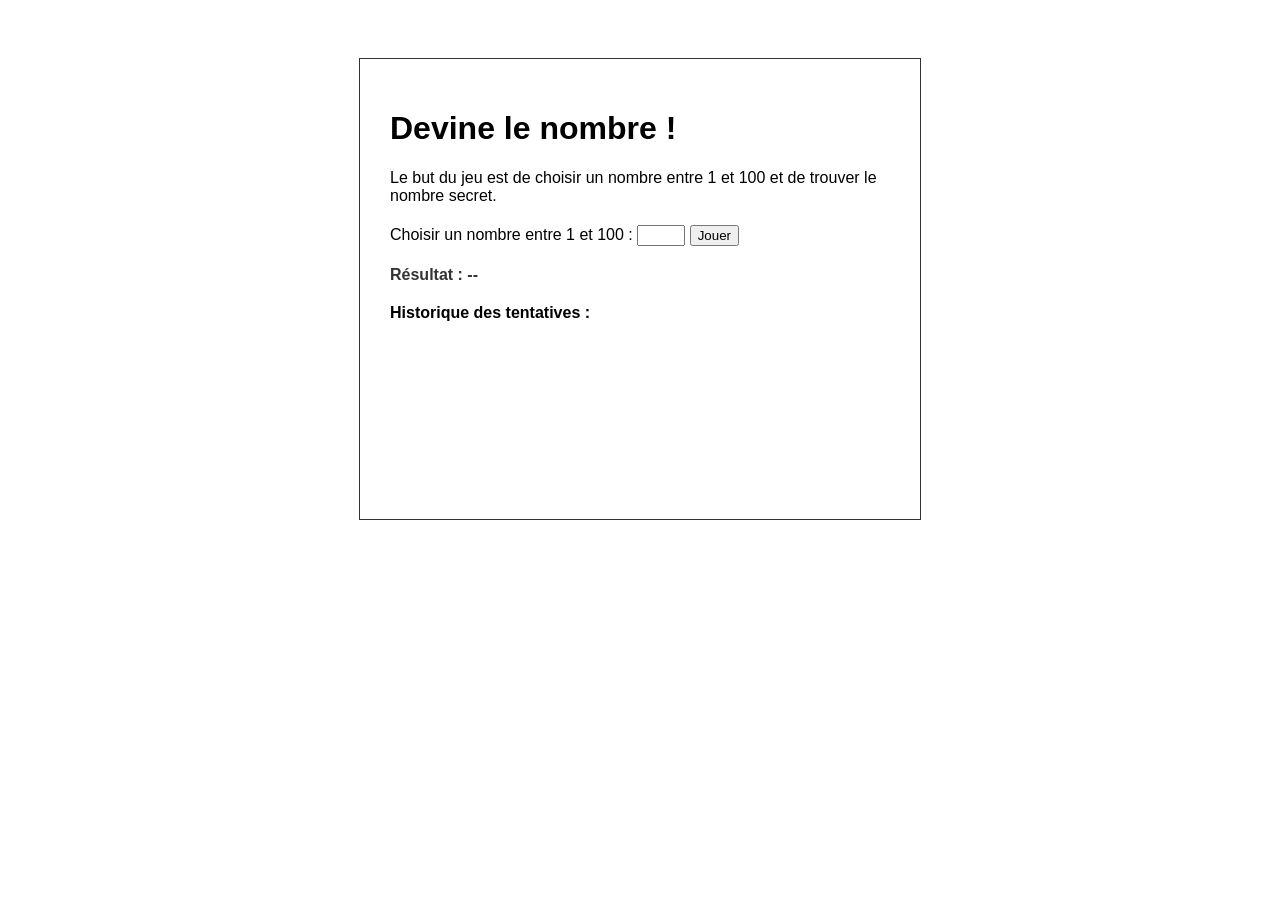
<file: devine-le-nombre.html>
<!DOCTYPE html>
<html lang="fr">

<head>
    <meta charset="UTF-8">
    <title>Devine le nombre - Version Finale</title>
    <style>
        body {
            font-family: sans-serif;
            display: flex;
            justify-content: center;
            padding: 50px;
        }

        .game-box {
            border: 1px solid #333;
            padding: 30px;
            width: 500px;
            min-height: 400px;
        }

        .input-area {
            margin: 20px 0;
        }

        #resultat {
            font-weight: bold;
            color: #333;
            margin: 10px 0;
        }

        ul {
            list-style-type: disc;
            padding-left: 20px;
        }
    </style>
</head>

<body>
    <div class="game-box">
        <h1>Devine le nombre !</h1>
        <p>Le but du jeu est de choisir un nombre entre 1 et 100 et de trouver le nombre
            secret.</p>
        <div class="input-area">
            Choisir un nombre entre 1 et 100 :
            <input type="number" id="userGuess" style="width: 40px;">
            <button onclick="verifier()">Jouer</button>
        </div>
        <div id="resultat">Résultat : --</div>
        <div style="margin-top:20px;">
            <strong>Historique des tentatives :</strong>
            <ul id="historique"></ul>
        </div>
    </div>
    <script>
        // Génération du nombre secret entre 1 et 100
        const secret = Math.floor(Math.random() * 100) + 1;
        function verifier() {
            const input = document.getElementById('userGuess');
            const tentative = parseInt(input.value);
            const resDiv = document.getElementById('resultat');
            const histUl = document.getElementById('historique');
            if (!tentative || tentative < 1 || tentative > 100) return;
            let feedback = "";
            if (tentative < secret) {
                feedback = tentative + " trop petit";
            } else if (tentative > secret) {
                feedback = tentative + " trop grand";
            } else {
                feedback = "BRAVO ! " + tentative + " est le nombre secret !";
            }
            // Affichage immédiat
            resDiv.innerText = "Résultat : " + feedback;
            // Ajout à la liste d'historique
            let li = document.createElement('li');
            li.appendChild(document.createTextNode(feedback));
            histUl.appendChild(li);
            input.value = ""; // Vide le champ
        }
    </script>
</body>

</html>
</file>
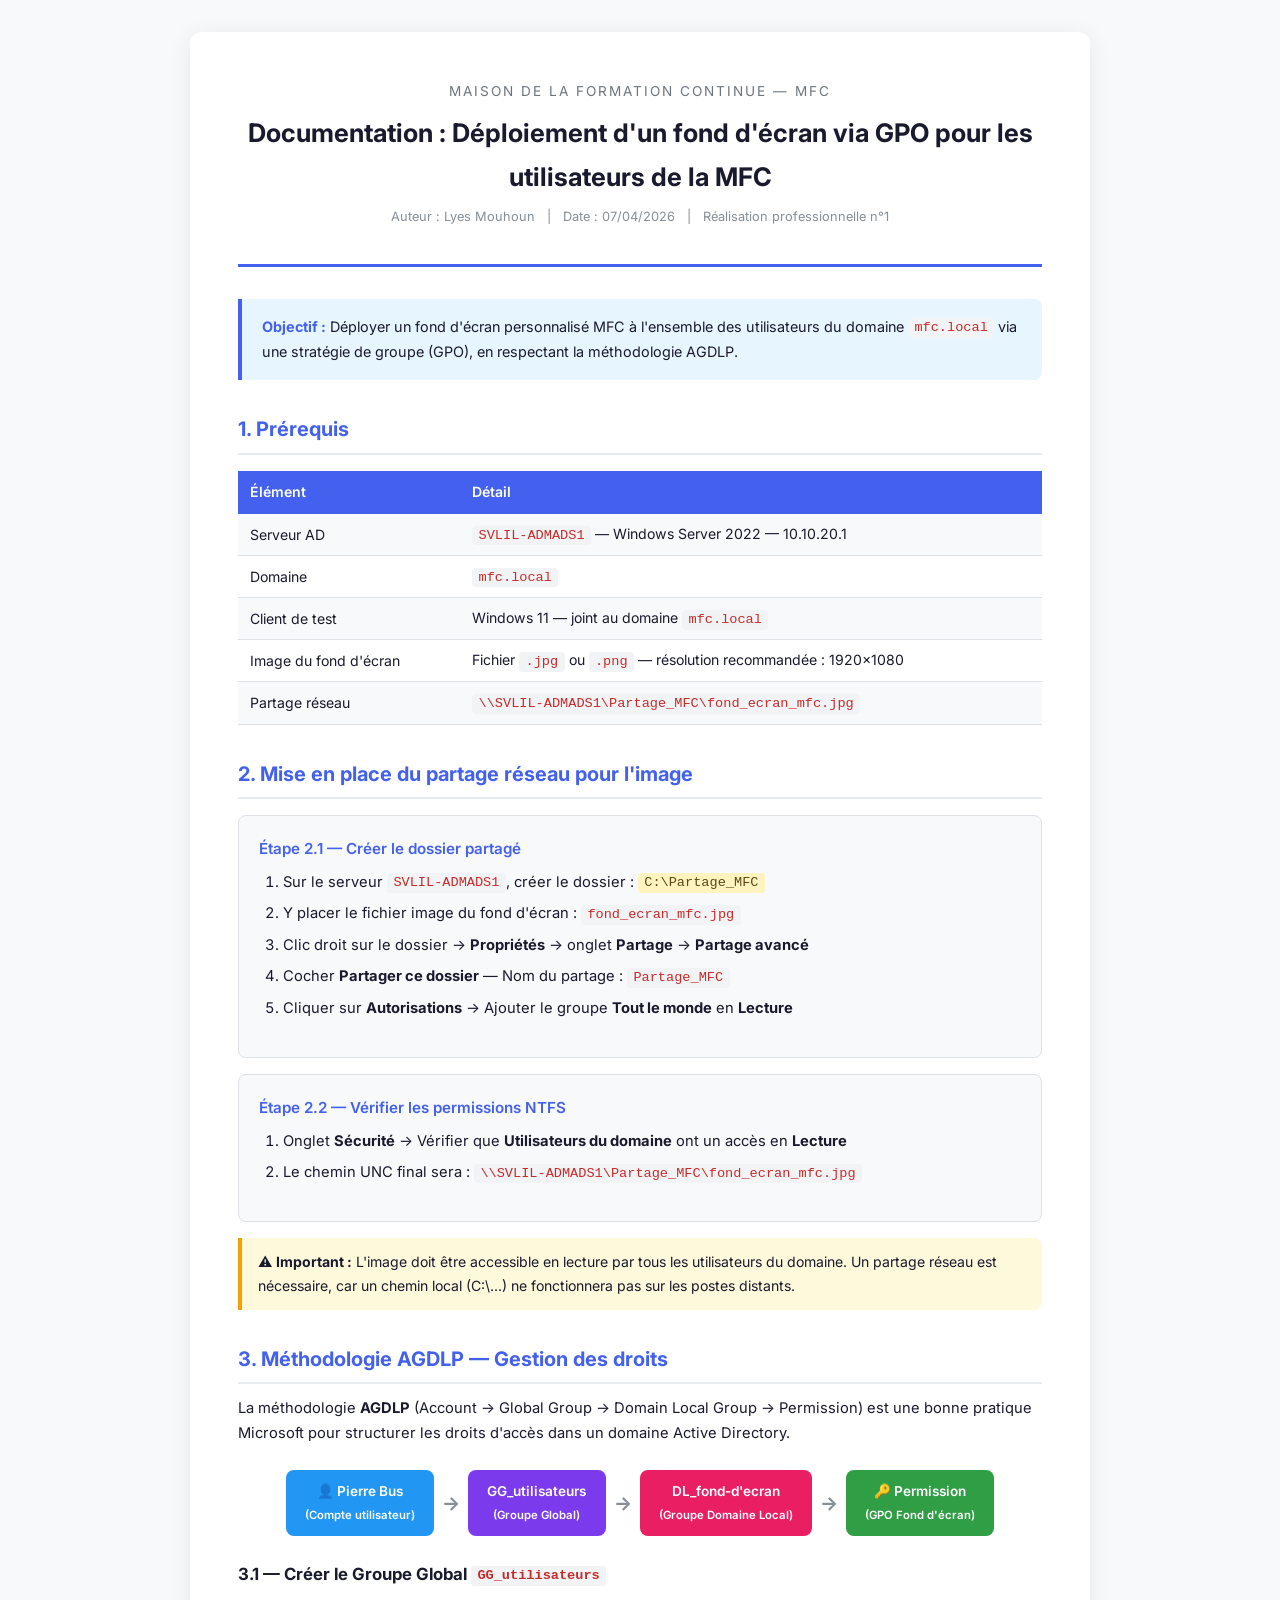
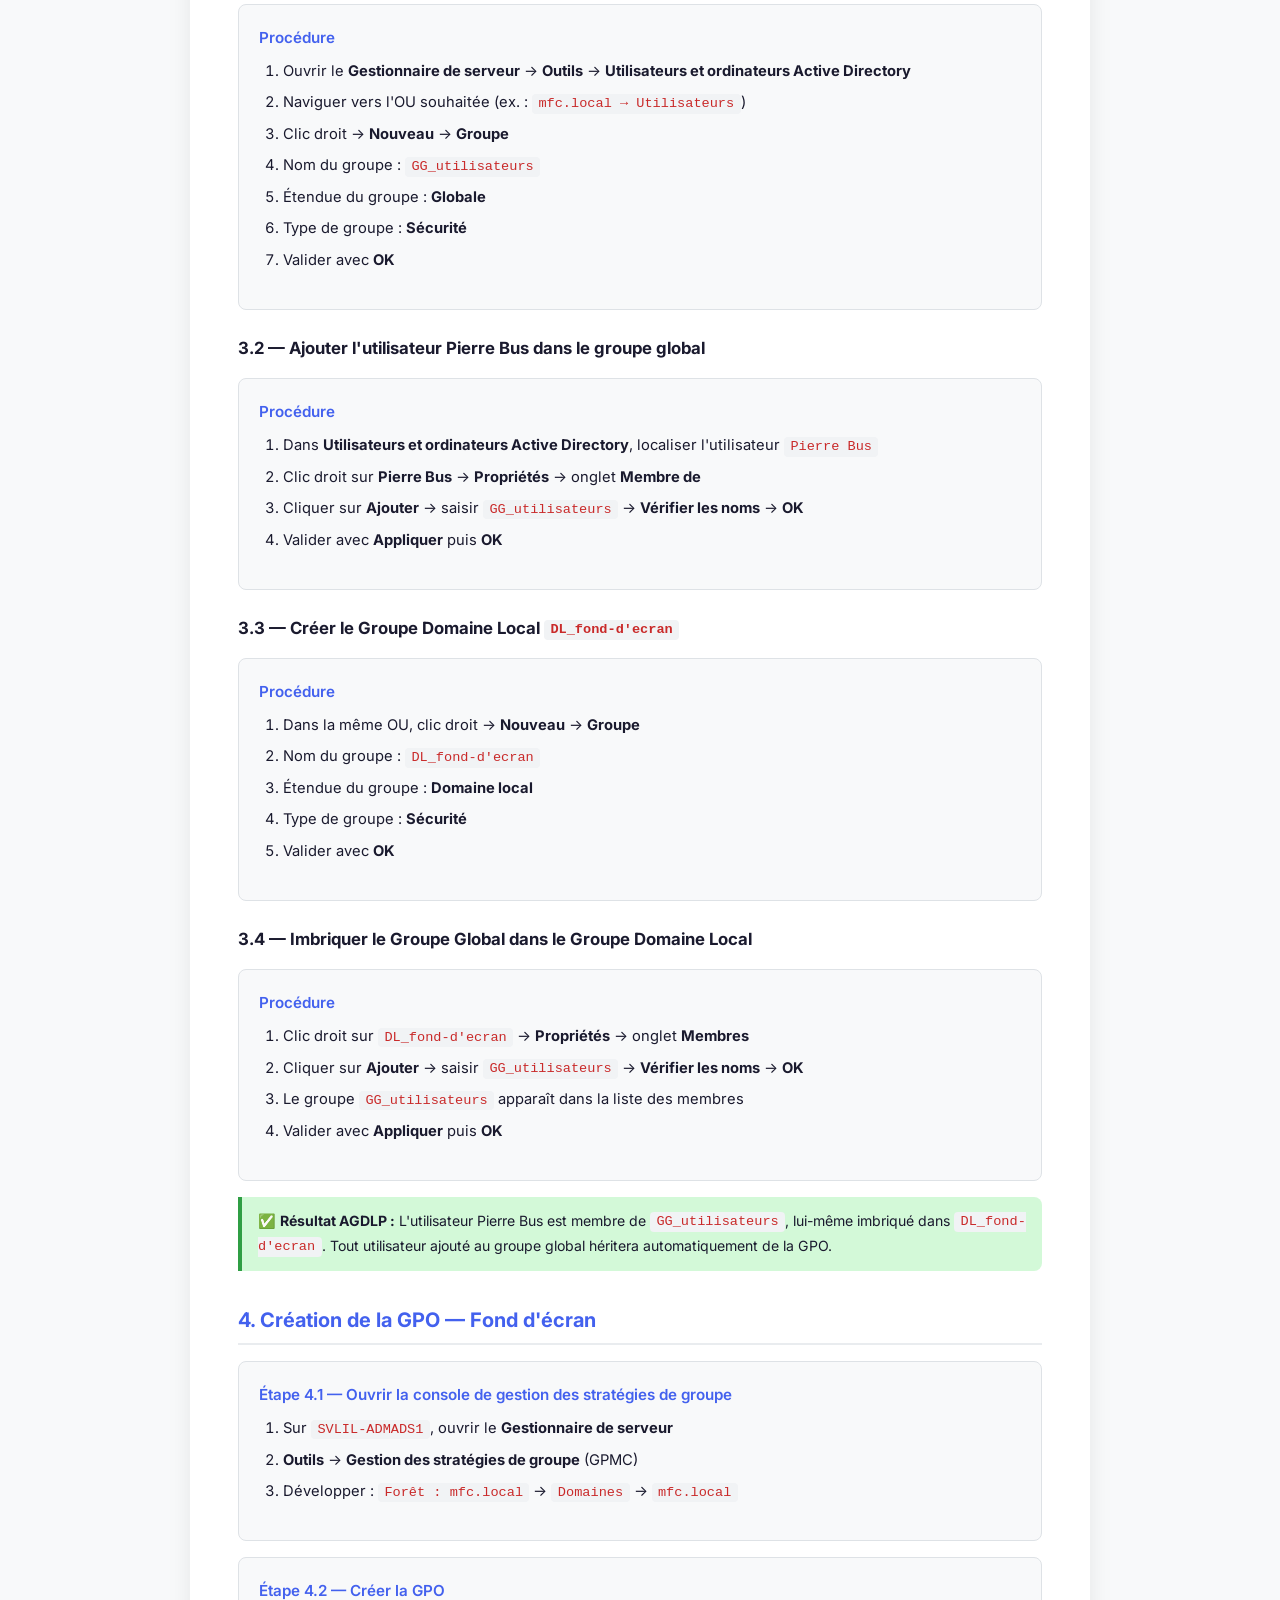
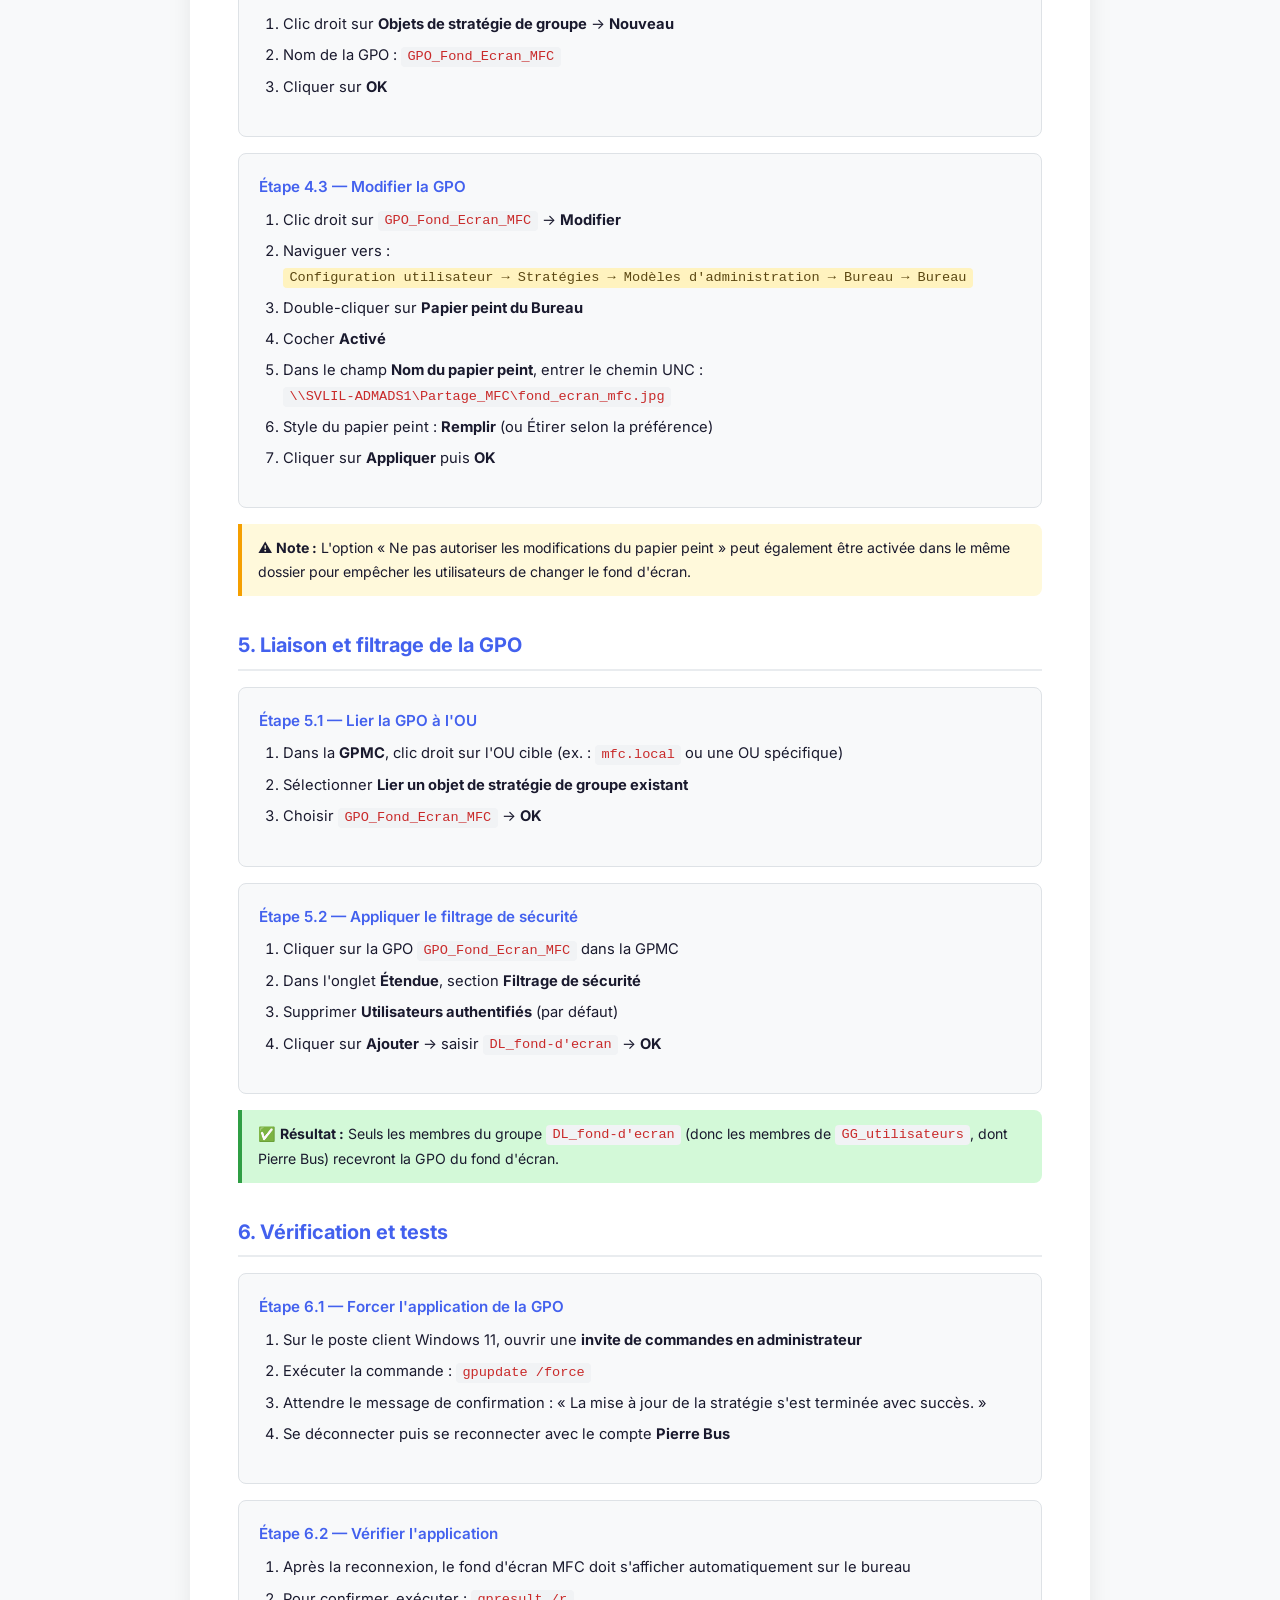
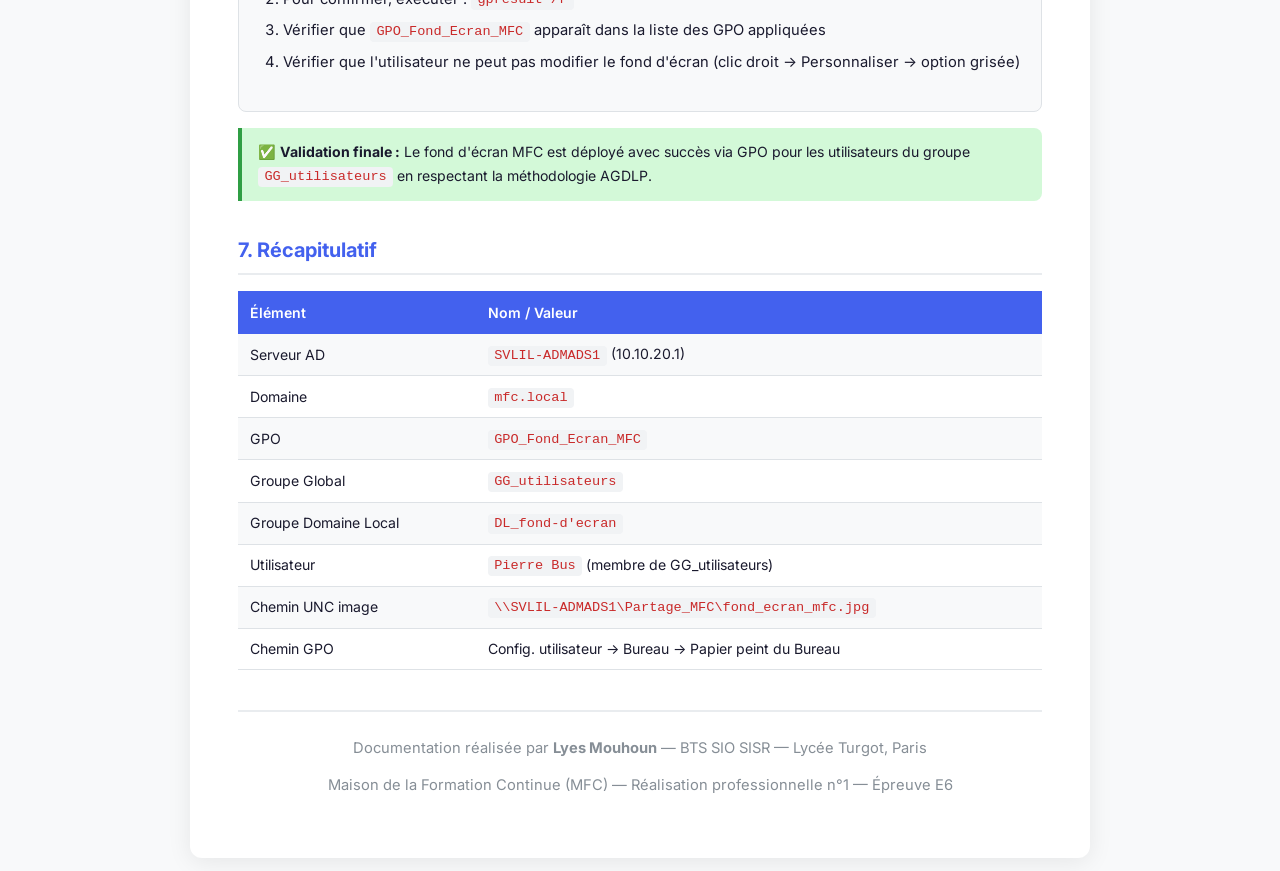
<file: pdf/e6/Documentation-Deploiement fond ecran via GPO.html>
<!DOCTYPE html>
<html lang="fr">
<head>
  <meta charset="UTF-8">
  <meta name="viewport" content="width=device-width, initial-scale=1.0">
  <title>Documentation - Déploiement d'un fond d'écran via GPO</title>
  <style>
    @import url('https://fonts.googleapis.com/css2?family=Inter:wght@300;400;500;600;700&display=swap');
    
    * { margin: 0; padding: 0; box-sizing: border-box; }
    
    body {
      font-family: 'Inter', sans-serif;
      color: #1a1a2e;
      background: #f8f9fa;
      line-height: 1.7;
      padding: 2rem;
    }
    
    .doc-container {
      max-width: 900px;
      margin: 0 auto;
      background: #fff;
      border-radius: 12px;
      box-shadow: 0 4px 24px rgba(0,0,0,0.08);
      padding: 3rem;
    }
    
    .doc-header {
      text-align: center;
      border-bottom: 3px solid #4361ee;
      padding-bottom: 1.5rem;
      margin-bottom: 2rem;
    }
    
    .doc-header .org {
      font-size: 0.85rem;
      color: #6c757d;
      text-transform: uppercase;
      letter-spacing: 2px;
      margin-bottom: 0.5rem;
    }
    
    .doc-header h1 {
      font-size: 1.6rem;
      color: #1a1a2e;
      font-weight: 700;
      margin-bottom: 0.5rem;
    }
    
    .doc-header .meta {
      font-size: 0.8rem;
      color: #868e96;
    }
    
    .doc-header .meta span {
      margin: 0 0.5rem;
    }
    
    .info-box {
      background: #e7f5ff;
      border-left: 4px solid #4361ee;
      padding: 1rem 1.25rem;
      border-radius: 0 8px 8px 0;
      margin-bottom: 2rem;
      font-size: 0.9rem;
    }
    
    .info-box strong { color: #4361ee; }
    
    h2 {
      font-size: 1.25rem;
      color: #4361ee;
      margin: 2rem 0 0.75rem;
      padding-bottom: 0.4rem;
      border-bottom: 2px solid #e9ecef;
    }
    
    h3 {
      font-size: 1.05rem;
      color: #1a1a2e;
      margin: 1.5rem 0 0.5rem;
    }
    
    p { margin-bottom: 0.75rem; font-size: 0.92rem; }
    
    ul, ol {
      margin: 0.5rem 0 1rem 1.5rem;
      font-size: 0.92rem;
    }
    
    li { margin-bottom: 0.4rem; }
    
    .step-box {
      background: #f8f9fa;
      border: 1px solid #dee2e6;
      border-radius: 8px;
      padding: 1.25rem;
      margin: 1rem 0;
    }
    
    .step-box .step-title {
      font-weight: 600;
      color: #4361ee;
      margin-bottom: 0.5rem;
      font-size: 0.95rem;
    }
    
    code {
      background: #f1f3f5;
      padding: 0.15rem 0.4rem;
      border-radius: 4px;
      font-size: 0.85rem;
      color: #c92a2a;
      font-family: 'Consolas', monospace;
    }
    
    .path {
      background: #fff3bf;
      padding: 0.15rem 0.4rem;
      border-radius: 4px;
      font-size: 0.85rem;
      font-family: 'Consolas', monospace;
      color: #5c4813;
    }
    
    .warning-box {
      background: #fff9db;
      border-left: 4px solid #f59f00;
      padding: 0.75rem 1rem;
      border-radius: 0 8px 8px 0;
      margin: 1rem 0;
      font-size: 0.88rem;
    }
    
    .success-box {
      background: #d3f9d8;
      border-left: 4px solid #2f9e44;
      padding: 0.75rem 1rem;
      border-radius: 0 8px 8px 0;
      margin: 1rem 0;
      font-size: 0.88rem;
    }
    
    table {
      width: 100%;
      border-collapse: collapse;
      margin: 1rem 0;
      font-size: 0.88rem;
    }
    
    th {
      background: #4361ee;
      color: #fff;
      padding: 0.6rem 0.75rem;
      text-align: left;
      font-weight: 600;
    }
    
    td {
      padding: 0.5rem 0.75rem;
      border-bottom: 1px solid #dee2e6;
    }
    
    tr:nth-child(even) { background: #f8f9fa; }
    
    .footer {
      text-align: center;
      margin-top: 2.5rem;
      padding-top: 1.5rem;
      border-top: 2px solid #e9ecef;
      font-size: 0.8rem;
      color: #868e96;
    }
    
    .schema-agdlp {
      display: flex;
      align-items: center;
      justify-content: center;
      gap: 0.5rem;
      margin: 1.5rem 0;
      flex-wrap: wrap;
    }
    
    .agdlp-item {
      background: #4361ee;
      color: #fff;
      padding: 0.6rem 1.2rem;
      border-radius: 8px;
      font-weight: 600;
      font-size: 0.85rem;
      text-align: center;
    }
    
    .agdlp-item.user { background: #2196f3; }
    .agdlp-item.gg { background: #7c3aed; }
    .agdlp-item.dl { background: #e91e63; }
    .agdlp-item.perm { background: #2f9e44; }
    
    .agdlp-arrow {
      font-size: 1.2rem;
      color: #868e96;
      font-weight: bold;
    }

    @media print {
      body { padding: 0; background: #fff; }
      .doc-container { box-shadow: none; padding: 1.5rem; }
    }
  </style>
</head>
<body>
  <div class="doc-container">
    
    <div class="doc-header">
      <p class="org">Maison de la Formation Continue — MFC</p>
      <h1>Documentation : Déploiement d'un fond d'écran via GPO pour les utilisateurs de la MFC</h1>
      <p class="meta">
        <span>Auteur : Lyes Mouhoun</span> | 
        <span>Date : 07/04/2026</span> | 
        <span>Réalisation professionnelle n°1</span>
      </p>
    </div>

    <div class="info-box">
      <strong>Objectif :</strong> Déployer un fond d'écran personnalisé MFC à l'ensemble des utilisateurs du domaine <code>mfc.local</code> via une stratégie de groupe (GPO), en respectant la méthodologie AGDLP.
    </div>

    <!-- ============================================ -->
    <h2>1. Prérequis</h2>
    
    <table>
      <tr>
        <th>Élément</th>
        <th>Détail</th>
      </tr>
      <tr>
        <td>Serveur AD</td>
        <td><code>SVLIL-ADMADS1</code> — Windows Server 2022 — 10.10.20.1</td>
      </tr>
      <tr>
        <td>Domaine</td>
        <td><code>mfc.local</code></td>
      </tr>
      <tr>
        <td>Client de test</td>
        <td>Windows 11 — joint au domaine <code>mfc.local</code></td>
      </tr>
      <tr>
        <td>Image du fond d'écran</td>
        <td>Fichier <code>.jpg</code> ou <code>.png</code> — résolution recommandée : 1920×1080</td>
      </tr>
      <tr>
        <td>Partage réseau</td>
        <td><code>\\SVLIL-ADMADS1\Partage_MFC\fond_ecran_mfc.jpg</code></td>
      </tr>
    </table>

    <!-- ============================================ -->
    <h2>2. Mise en place du partage réseau pour l'image</h2>
    
    <div class="step-box">
      <p class="step-title">Étape 2.1 — Créer le dossier partagé</p>
      <ol>
        <li>Sur le serveur <code>SVLIL-ADMADS1</code>, créer le dossier : <span class="path">C:\Partage_MFC</span></li>
        <li>Y placer le fichier image du fond d'écran : <code>fond_ecran_mfc.jpg</code></li>
        <li>Clic droit sur le dossier → <strong>Propriétés</strong> → onglet <strong>Partage</strong> → <strong>Partage avancé</strong></li>
        <li>Cocher <strong>Partager ce dossier</strong> — Nom du partage : <code>Partage_MFC</code></li>
        <li>Cliquer sur <strong>Autorisations</strong> → Ajouter le groupe <strong>Tout le monde</strong> en <strong>Lecture</strong></li>
      </ol>
    </div>

    <div class="step-box">
      <p class="step-title">Étape 2.2 — Vérifier les permissions NTFS</p>
      <ol>
        <li>Onglet <strong>Sécurité</strong> → Vérifier que <strong>Utilisateurs du domaine</strong> ont un accès en <strong>Lecture</strong></li>
        <li>Le chemin UNC final sera : <code>\\SVLIL-ADMADS1\Partage_MFC\fond_ecran_mfc.jpg</code></li>
      </ol>
    </div>

    <div class="warning-box">
      ⚠️ <strong>Important :</strong> L'image doit être accessible en lecture par tous les utilisateurs du domaine. Un partage réseau est nécessaire, car un chemin local (C:\...) ne fonctionnera pas sur les postes distants.
    </div>

    <!-- ============================================ -->
    <h2>3. Méthodologie AGDLP — Gestion des droits</h2>
    
    <p>La méthodologie <strong>AGDLP</strong> (Account → Global Group → Domain Local Group → Permission) est une bonne pratique Microsoft pour structurer les droits d'accès dans un domaine Active Directory.</p>

    <div class="schema-agdlp">
      <div class="agdlp-item user">👤 Pierre Bus<br><small>(Compte utilisateur)</small></div>
      <div class="agdlp-arrow">→</div>
      <div class="agdlp-item gg">GG_utilisateurs<br><small>(Groupe Global)</small></div>
      <div class="agdlp-arrow">→</div>
      <div class="agdlp-item dl">DL_fond-d'ecran<br><small>(Groupe Domaine Local)</small></div>
      <div class="agdlp-arrow">→</div>
      <div class="agdlp-item perm">🔑 Permission<br><small>(GPO Fond d'écran)</small></div>
    </div>

    <h3>3.1 — Créer le Groupe Global <code>GG_utilisateurs</code></h3>
    
    <div class="step-box">
      <p class="step-title">Procédure</p>
      <ol>
        <li>Ouvrir le <strong>Gestionnaire de serveur</strong> → <strong>Outils</strong> → <strong>Utilisateurs et ordinateurs Active Directory</strong></li>
        <li>Naviguer vers l'OU souhaitée (ex. : <code>mfc.local → Utilisateurs</code>)</li>
        <li>Clic droit → <strong>Nouveau</strong> → <strong>Groupe</strong></li>
        <li>Nom du groupe : <code>GG_utilisateurs</code></li>
        <li>Étendue du groupe : <strong>Globale</strong></li>
        <li>Type de groupe : <strong>Sécurité</strong></li>
        <li>Valider avec <strong>OK</strong></li>
      </ol>
    </div>

    <h3>3.2 — Ajouter l'utilisateur Pierre Bus dans le groupe global</h3>
    
    <div class="step-box">
      <p class="step-title">Procédure</p>
      <ol>
        <li>Dans <strong>Utilisateurs et ordinateurs Active Directory</strong>, localiser l'utilisateur <code>Pierre Bus</code></li>
        <li>Clic droit sur <strong>Pierre Bus</strong> → <strong>Propriétés</strong> → onglet <strong>Membre de</strong></li>
        <li>Cliquer sur <strong>Ajouter</strong> → saisir <code>GG_utilisateurs</code> → <strong>Vérifier les noms</strong> → <strong>OK</strong></li>
        <li>Valider avec <strong>Appliquer</strong> puis <strong>OK</strong></li>
      </ol>
    </div>

    <h3>3.3 — Créer le Groupe Domaine Local <code>DL_fond-d'ecran</code></h3>
    
    <div class="step-box">
      <p class="step-title">Procédure</p>
      <ol>
        <li>Dans la même OU, clic droit → <strong>Nouveau</strong> → <strong>Groupe</strong></li>
        <li>Nom du groupe : <code>DL_fond-d'ecran</code></li>
        <li>Étendue du groupe : <strong>Domaine local</strong></li>
        <li>Type de groupe : <strong>Sécurité</strong></li>
        <li>Valider avec <strong>OK</strong></li>
      </ol>
    </div>

    <h3>3.4 — Imbriquer le Groupe Global dans le Groupe Domaine Local</h3>
    
    <div class="step-box">
      <p class="step-title">Procédure</p>
      <ol>
        <li>Clic droit sur <code>DL_fond-d'ecran</code> → <strong>Propriétés</strong> → onglet <strong>Membres</strong></li>
        <li>Cliquer sur <strong>Ajouter</strong> → saisir <code>GG_utilisateurs</code> → <strong>Vérifier les noms</strong> → <strong>OK</strong></li>
        <li>Le groupe <code>GG_utilisateurs</code> apparaît dans la liste des membres</li>
        <li>Valider avec <strong>Appliquer</strong> puis <strong>OK</strong></li>
      </ol>
    </div>

    <div class="success-box">
      ✅ <strong>Résultat AGDLP :</strong> L'utilisateur Pierre Bus est membre de <code>GG_utilisateurs</code>, lui-même imbriqué dans <code>DL_fond-d'ecran</code>. Tout utilisateur ajouté au groupe global héritera automatiquement de la GPO.
    </div>

    <!-- ============================================ -->
    <h2>4. Création de la GPO — Fond d'écran</h2>

    <div class="step-box">
      <p class="step-title">Étape 4.1 — Ouvrir la console de gestion des stratégies de groupe</p>
      <ol>
        <li>Sur <code>SVLIL-ADMADS1</code>, ouvrir le <strong>Gestionnaire de serveur</strong></li>
        <li><strong>Outils</strong> → <strong>Gestion des stratégies de groupe</strong> (GPMC)</li>
        <li>Développer : <code>Forêt : mfc.local</code> → <code>Domaines</code> → <code>mfc.local</code></li>
      </ol>
    </div>

    <div class="step-box">
      <p class="step-title">Étape 4.2 — Créer la GPO</p>
      <ol>
        <li>Clic droit sur <strong>Objets de stratégie de groupe</strong> → <strong>Nouveau</strong></li>
        <li>Nom de la GPO : <code>GPO_Fond_Ecran_MFC</code></li>
        <li>Cliquer sur <strong>OK</strong></li>
      </ol>
    </div>

    <div class="step-box">
      <p class="step-title">Étape 4.3 — Modifier la GPO</p>
      <ol>
        <li>Clic droit sur <code>GPO_Fond_Ecran_MFC</code> → <strong>Modifier</strong></li>
        <li>Naviguer vers :<br>
          <span class="path">Configuration utilisateur → Stratégies → Modèles d'administration → Bureau → Bureau</span>
        </li>
        <li>Double-cliquer sur <strong>Papier peint du Bureau</strong></li>
        <li>Cocher <strong>Activé</strong></li>
        <li>Dans le champ <strong>Nom du papier peint</strong>, entrer le chemin UNC :<br>
          <code>\\SVLIL-ADMADS1\Partage_MFC\fond_ecran_mfc.jpg</code>
        </li>
        <li>Style du papier peint : <strong>Remplir</strong> (ou Étirer selon la préférence)</li>
        <li>Cliquer sur <strong>Appliquer</strong> puis <strong>OK</strong></li>
      </ol>
    </div>

    <div class="warning-box">
      ⚠️ <strong>Note :</strong> L'option « Ne pas autoriser les modifications du papier peint » peut également être activée dans le même dossier pour empêcher les utilisateurs de changer le fond d'écran.
    </div>

    <!-- ============================================ -->
    <h2>5. Liaison et filtrage de la GPO</h2>

    <div class="step-box">
      <p class="step-title">Étape 5.1 — Lier la GPO à l'OU</p>
      <ol>
        <li>Dans la <strong>GPMC</strong>, clic droit sur l'OU cible (ex. : <code>mfc.local</code> ou une OU spécifique)</li>
        <li>Sélectionner <strong>Lier un objet de stratégie de groupe existant</strong></li>
        <li>Choisir <code>GPO_Fond_Ecran_MFC</code> → <strong>OK</strong></li>
      </ol>
    </div>

    <div class="step-box">
      <p class="step-title">Étape 5.2 — Appliquer le filtrage de sécurité</p>
      <ol>
        <li>Cliquer sur la GPO <code>GPO_Fond_Ecran_MFC</code> dans la GPMC</li>
        <li>Dans l'onglet <strong>Étendue</strong>, section <strong>Filtrage de sécurité</strong></li>
        <li>Supprimer <strong>Utilisateurs authentifiés</strong> (par défaut)</li>
        <li>Cliquer sur <strong>Ajouter</strong> → saisir <code>DL_fond-d'ecran</code> → <strong>OK</strong></li>
      </ol>
    </div>

    <div class="success-box">
      ✅ <strong>Résultat :</strong> Seuls les membres du groupe <code>DL_fond-d'ecran</code> (donc les membres de <code>GG_utilisateurs</code>, dont Pierre Bus) recevront la GPO du fond d'écran.
    </div>

    <!-- ============================================ -->
    <h2>6. Vérification et tests</h2>

    <div class="step-box">
      <p class="step-title">Étape 6.1 — Forcer l'application de la GPO</p>
      <ol>
        <li>Sur le poste client Windows 11, ouvrir une <strong>invite de commandes en administrateur</strong></li>
        <li>Exécuter la commande : <code>gpupdate /force</code></li>
        <li>Attendre le message de confirmation : « La mise à jour de la stratégie s'est terminée avec succès. »</li>
        <li>Se déconnecter puis se reconnecter avec le compte <strong>Pierre Bus</strong></li>
      </ol>
    </div>

    <div class="step-box">
      <p class="step-title">Étape 6.2 — Vérifier l'application</p>
      <ol>
        <li>Après la reconnexion, le fond d'écran MFC doit s'afficher automatiquement sur le bureau</li>
        <li>Pour confirmer, exécuter : <code>gpresult /r</code></li>
        <li>Vérifier que <code>GPO_Fond_Ecran_MFC</code> apparaît dans la liste des GPO appliquées</li>
        <li>Vérifier que l'utilisateur ne peut pas modifier le fond d'écran (clic droit → Personnaliser → option grisée)</li>
      </ol>
    </div>

    <div class="success-box">
      ✅ <strong>Validation finale :</strong> Le fond d'écran MFC est déployé avec succès via GPO pour les utilisateurs du groupe <code>GG_utilisateurs</code> en respectant la méthodologie AGDLP.
    </div>

    <!-- ============================================ -->
    <h2>7. Récapitulatif</h2>

    <table>
      <tr>
        <th>Élément</th>
        <th>Nom / Valeur</th>
      </tr>
      <tr>
        <td>Serveur AD</td>
        <td><code>SVLIL-ADMADS1</code> (10.10.20.1)</td>
      </tr>
      <tr>
        <td>Domaine</td>
        <td><code>mfc.local</code></td>
      </tr>
      <tr>
        <td>GPO</td>
        <td><code>GPO_Fond_Ecran_MFC</code></td>
      </tr>
      <tr>
        <td>Groupe Global</td>
        <td><code>GG_utilisateurs</code></td>
      </tr>
      <tr>
        <td>Groupe Domaine Local</td>
        <td><code>DL_fond-d'ecran</code></td>
      </tr>
      <tr>
        <td>Utilisateur</td>
        <td><code>Pierre Bus</code> (membre de GG_utilisateurs)</td>
      </tr>
      <tr>
        <td>Chemin UNC image</td>
        <td><code>\\SVLIL-ADMADS1\Partage_MFC\fond_ecran_mfc.jpg</code></td>
      </tr>
      <tr>
        <td>Chemin GPO</td>
        <td>Config. utilisateur → Bureau → Papier peint du Bureau</td>
      </tr>
    </table>

    <div class="footer">
      <p>Documentation réalisée par <strong>Lyes Mouhoun</strong> — BTS SIO SISR — Lycée Turgot, Paris</p>
      <p>Maison de la Formation Continue (MFC) — Réalisation professionnelle n°1 — Épreuve E6</p>
    </div>

  </div>
</body>
</html>
</file>
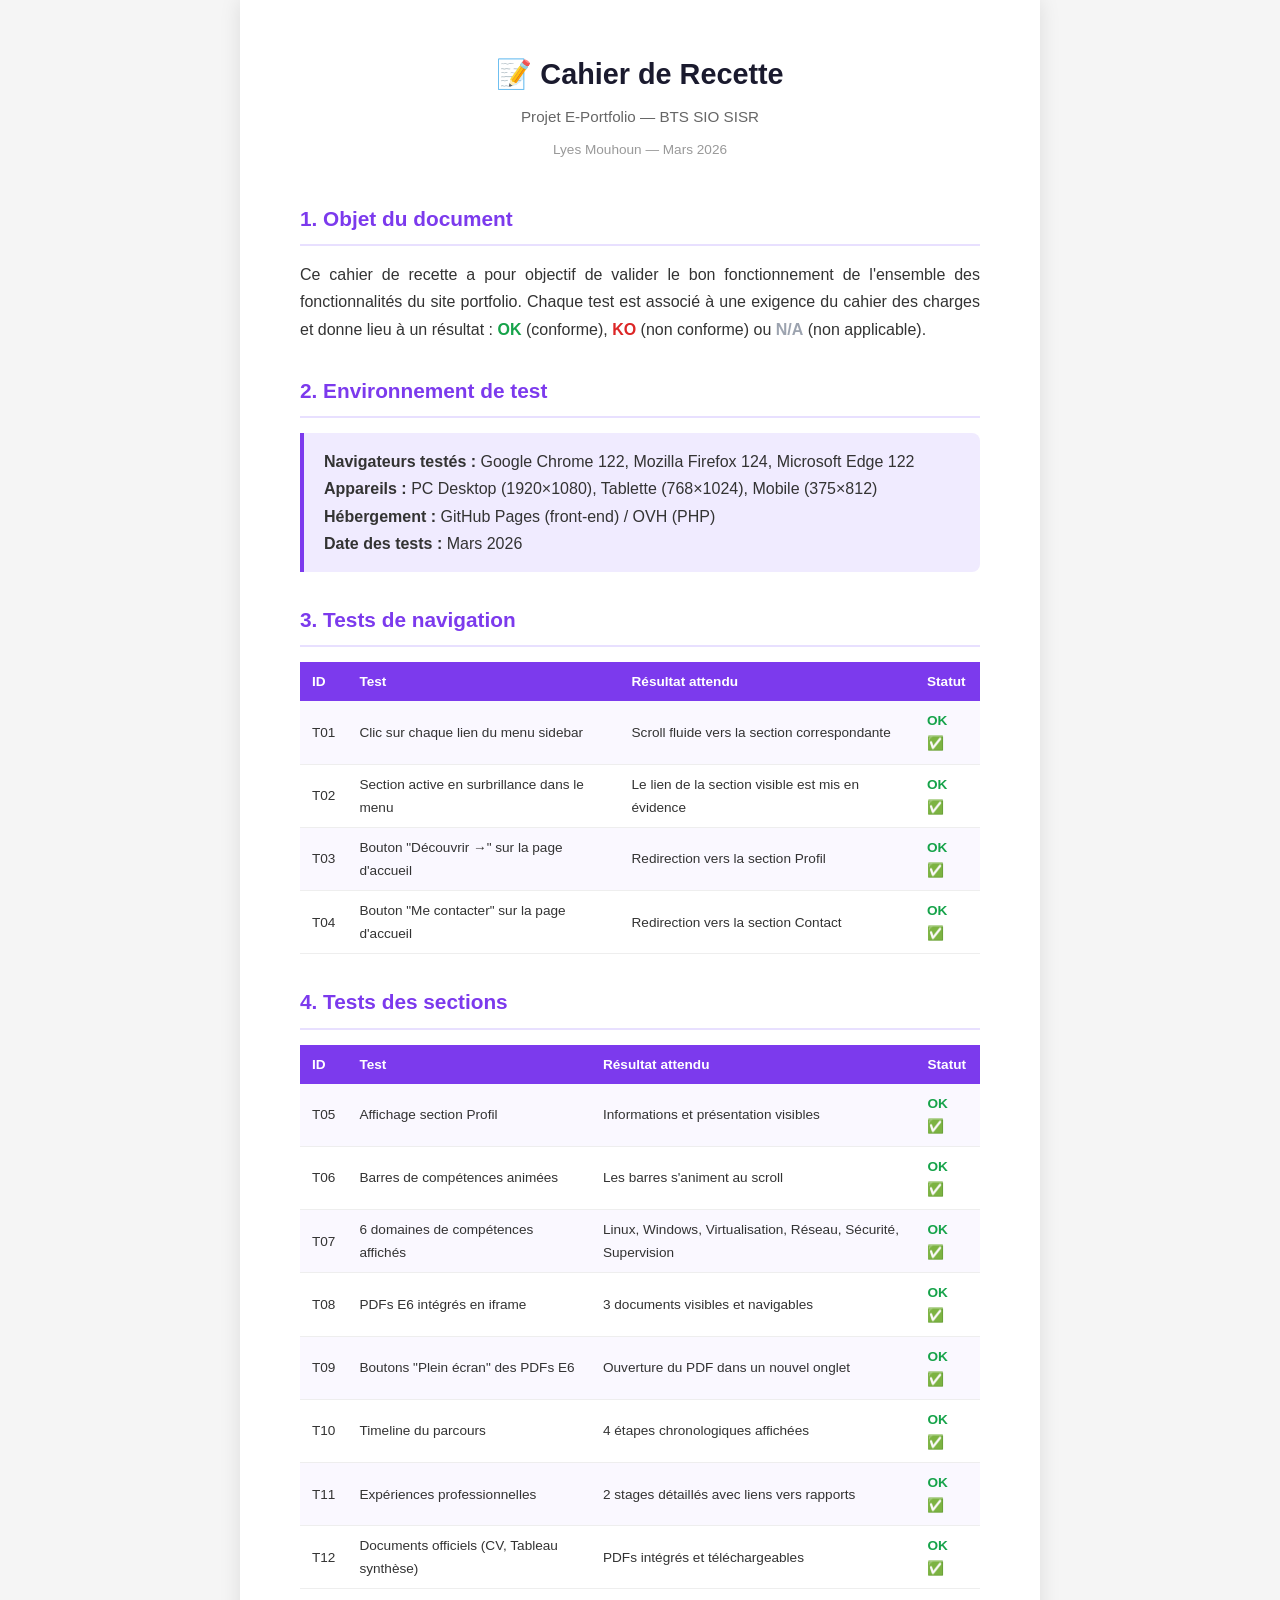
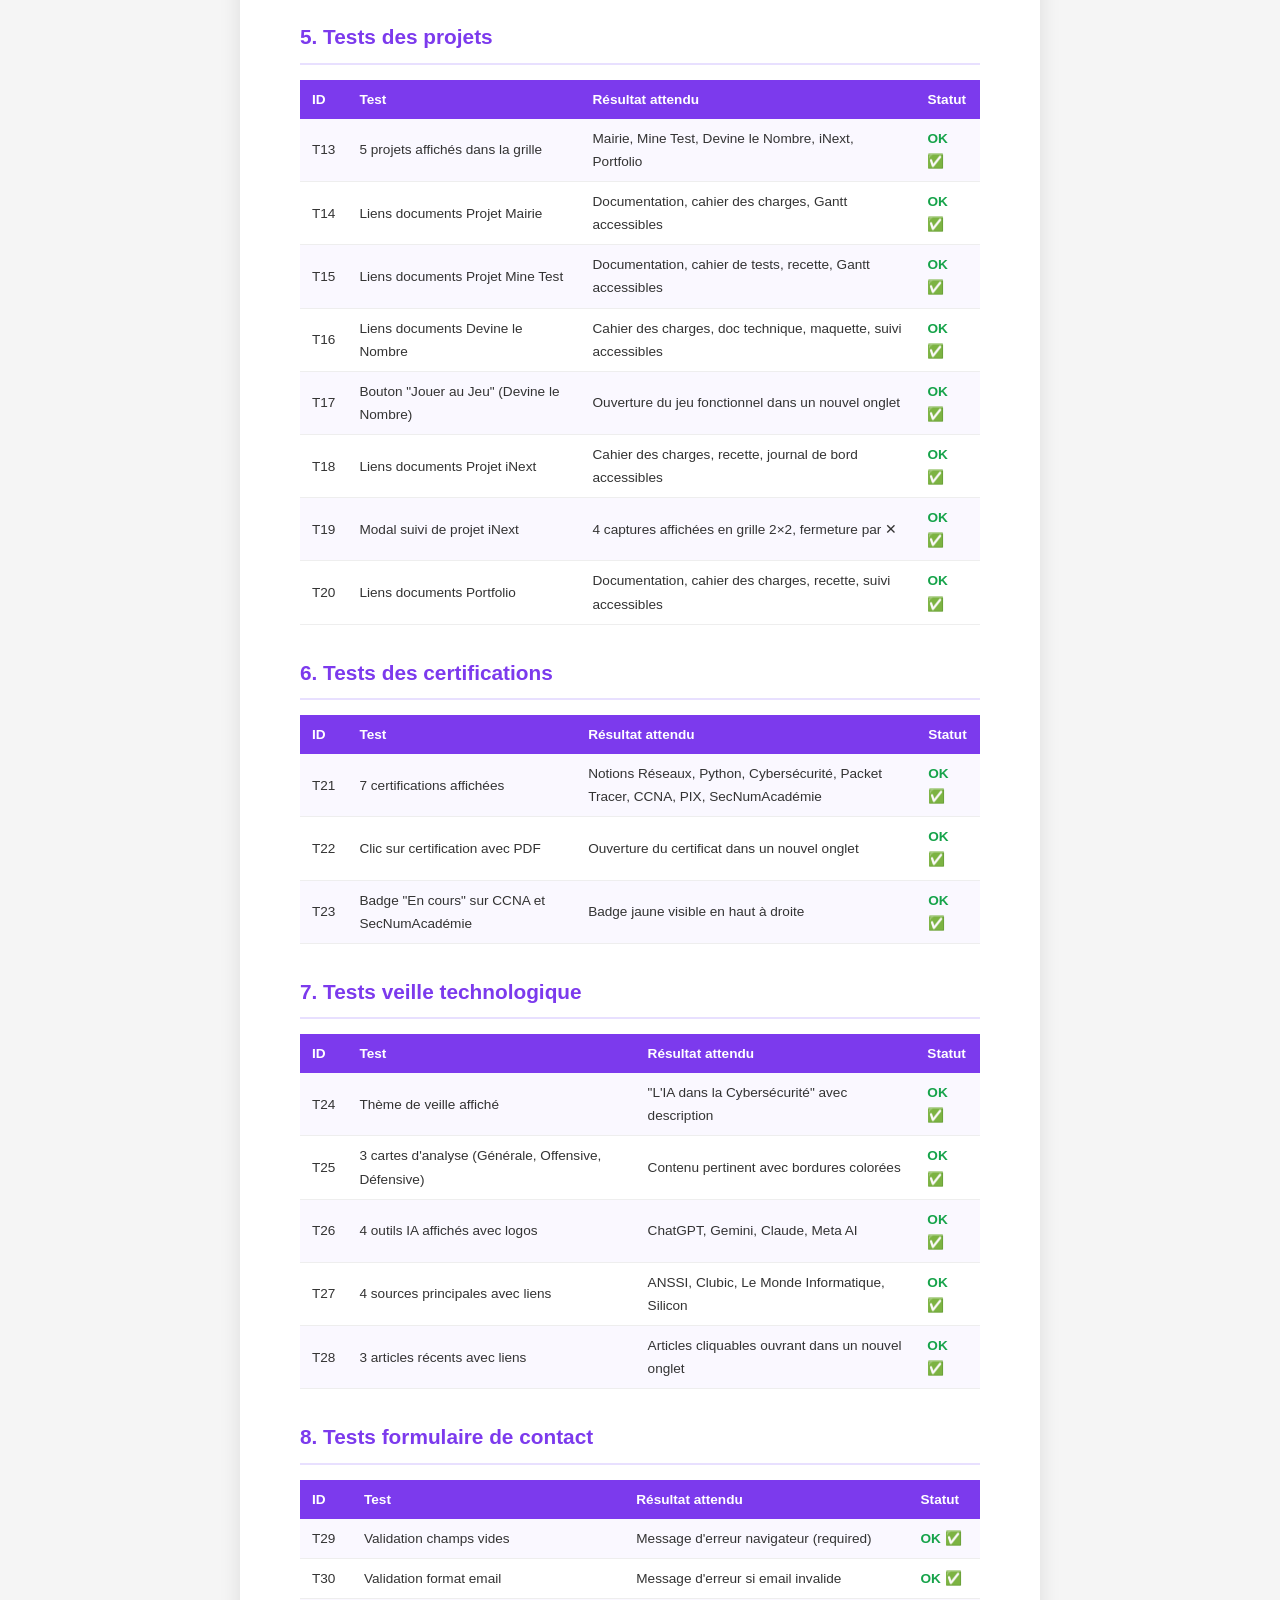
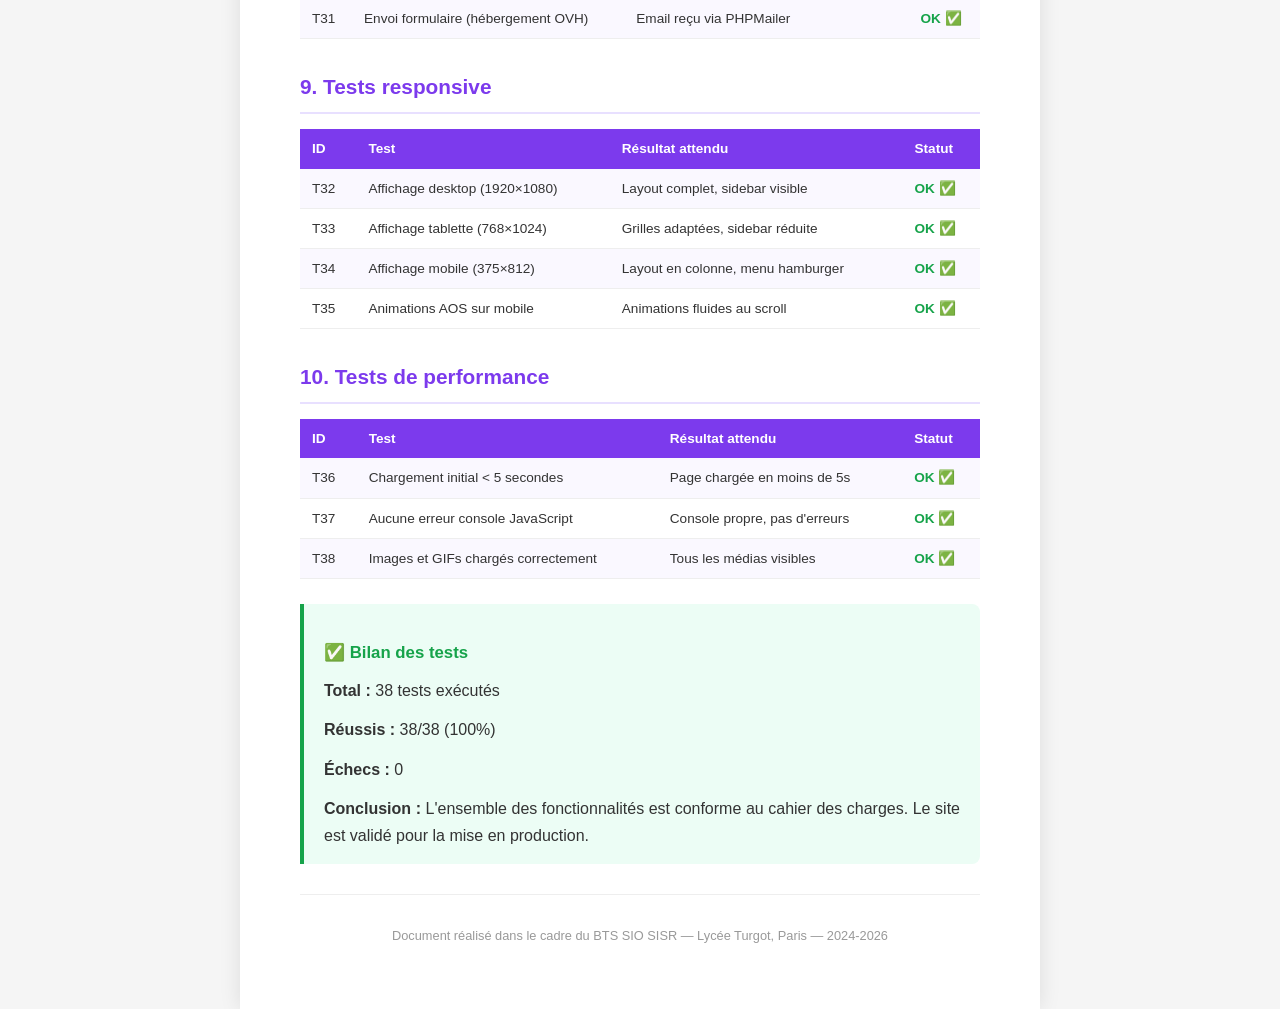
<file: pdf/projets/cahier-de-recette-portfolio.html>
<!DOCTYPE html>
<html lang="fr">

<head>
    <meta charset="UTF-8">
    <meta name="viewport" content="width=device-width, initial-scale=1.0">
    <title>Cahier de Recette — Portfolio BTS SIO</title>
    <style>
        * {
            margin: 0;
            padding: 0;
            box-sizing: border-box;
        }

        body {
            font-family: 'Segoe UI', Tahoma, sans-serif;
            background: #f5f5f5;
            color: #333;
            line-height: 1.7;
        }

        .container {
            max-width: 800px;
            margin: 0 auto;
            background: #fff;
            padding: 50px 60px;
            min-height: 100vh;
            box-shadow: 0 0 20px rgba(0, 0, 0, 0.1);
        }

        h1 {
            color: #1a1a2e;
            font-size: 1.8rem;
            text-align: center;
            margin-bottom: 5px;
        }

        .subtitle {
            text-align: center;
            color: #666;
            font-size: 0.95rem;
            margin-bottom: 8px;
        }

        .date {
            text-align: center;
            color: #999;
            font-size: 0.85rem;
            margin-bottom: 40px;
        }

        h2 {
            color: #7c3aed;
            font-size: 1.3rem;
            margin: 30px 0 15px;
            padding-bottom: 8px;
            border-bottom: 2px solid #e8e0ff;
        }

        h3 {
            color: #1a1a2e;
            font-size: 1.05rem;
            margin: 20px 0 10px;
        }

        p {
            margin-bottom: 12px;
            text-align: justify;
        }

        table {
            width: 100%;
            border-collapse: collapse;
            margin: 15px 0;
            font-size: 0.85rem;
        }

        th {
            background: #7c3aed;
            color: #fff;
            padding: 8px 12px;
            text-align: left;
        }

        td {
            padding: 8px 12px;
            border-bottom: 1px solid #eee;
        }

        tr:nth-child(even) {
            background: #faf8ff;
        }

        .ok {
            color: #16a34a;
            font-weight: 700;
        }

        .ko {
            color: #dc2626;
            font-weight: 700;
        }

        .na {
            color: #9ca3af;
            font-weight: 600;
        }

        .info-box {
            background: #f0ebff;
            border-left: 4px solid #7c3aed;
            padding: 15px 20px;
            margin: 15px 0;
            border-radius: 0 8px 8px 0;
        }

        .summary-box {
            background: #ecfdf5;
            border-left: 4px solid #16a34a;
            padding: 15px 20px;
            margin: 25px 0;
            border-radius: 0 8px 8px 0;
        }

        hr {
            border: none;
            border-top: 1px solid #eee;
            margin: 30px 0;
        }

        @media print {
            .container {
                box-shadow: none;
                padding: 30px;
            }
        }
    </style>
</head>

<body>
    <div class="container">
        <h1>📝 Cahier de Recette</h1>
        <p class="subtitle">Projet E-Portfolio — BTS SIO SISR</p>
        <p class="date">Lyes Mouhoun — Mars 2026</p>

        <h2>1. Objet du document</h2>
        <p>Ce cahier de recette a pour objectif de valider le bon fonctionnement de l'ensemble des fonctionnalités du
            site portfolio. Chaque test est associé à une exigence du cahier des charges et donne lieu à un résultat :
            <span class="ok">OK</span> (conforme), <span class="ko">KO</span> (non conforme) ou <span
                class="na">N/A</span> (non applicable).</p>

        <h2>2. Environnement de test</h2>
        <div class="info-box">
            <strong>Navigateurs testés :</strong> Google Chrome 122, Mozilla Firefox 124, Microsoft Edge 122<br>
            <strong>Appareils :</strong> PC Desktop (1920×1080), Tablette (768×1024), Mobile (375×812)<br>
            <strong>Hébergement :</strong> GitHub Pages (front-end) / OVH (PHP)<br>
            <strong>Date des tests :</strong> Mars 2026
        </div>

        <h2>3. Tests de navigation</h2>
        <table>
            <tr>
                <th>ID</th>
                <th>Test</th>
                <th>Résultat attendu</th>
                <th>Statut</th>
            </tr>
            <tr>
                <td>T01</td>
                <td>Clic sur chaque lien du menu sidebar</td>
                <td>Scroll fluide vers la section correspondante</td>
                <td class="ok">OK ✅</td>
            </tr>
            <tr>
                <td>T02</td>
                <td>Section active en surbrillance dans le menu</td>
                <td>Le lien de la section visible est mis en évidence</td>
                <td class="ok">OK ✅</td>
            </tr>
            <tr>
                <td>T03</td>
                <td>Bouton "Découvrir →" sur la page d'accueil</td>
                <td>Redirection vers la section Profil</td>
                <td class="ok">OK ✅</td>
            </tr>
            <tr>
                <td>T04</td>
                <td>Bouton "Me contacter" sur la page d'accueil</td>
                <td>Redirection vers la section Contact</td>
                <td class="ok">OK ✅</td>
            </tr>
        </table>

        <h2>4. Tests des sections</h2>
        <table>
            <tr>
                <th>ID</th>
                <th>Test</th>
                <th>Résultat attendu</th>
                <th>Statut</th>
            </tr>
            <tr>
                <td>T05</td>
                <td>Affichage section Profil</td>
                <td>Informations et présentation visibles</td>
                <td class="ok">OK ✅</td>
            </tr>
            <tr>
                <td>T06</td>
                <td>Barres de compétences animées</td>
                <td>Les barres s'animent au scroll</td>
                <td class="ok">OK ✅</td>
            </tr>
            <tr>
                <td>T07</td>
                <td>6 domaines de compétences affichés</td>
                <td>Linux, Windows, Virtualisation, Réseau, Sécurité, Supervision</td>
                <td class="ok">OK ✅</td>
            </tr>
            <tr>
                <td>T08</td>
                <td>PDFs E6 intégrés en iframe</td>
                <td>3 documents visibles et navigables</td>
                <td class="ok">OK ✅</td>
            </tr>
            <tr>
                <td>T09</td>
                <td>Boutons "Plein écran" des PDFs E6</td>
                <td>Ouverture du PDF dans un nouvel onglet</td>
                <td class="ok">OK ✅</td>
            </tr>
            <tr>
                <td>T10</td>
                <td>Timeline du parcours</td>
                <td>4 étapes chronologiques affichées</td>
                <td class="ok">OK ✅</td>
            </tr>
            <tr>
                <td>T11</td>
                <td>Expériences professionnelles</td>
                <td>2 stages détaillés avec liens vers rapports</td>
                <td class="ok">OK ✅</td>
            </tr>
            <tr>
                <td>T12</td>
                <td>Documents officiels (CV, Tableau synthèse)</td>
                <td>PDFs intégrés et téléchargeables</td>
                <td class="ok">OK ✅</td>
            </tr>
        </table>

        <h2>5. Tests des projets</h2>
        <table>
            <tr>
                <th>ID</th>
                <th>Test</th>
                <th>Résultat attendu</th>
                <th>Statut</th>
            </tr>
            <tr>
                <td>T13</td>
                <td>5 projets affichés dans la grille</td>
                <td>Mairie, Mine Test, Devine le Nombre, iNext, Portfolio</td>
                <td class="ok">OK ✅</td>
            </tr>
            <tr>
                <td>T14</td>
                <td>Liens documents Projet Mairie</td>
                <td>Documentation, cahier des charges, Gantt accessibles</td>
                <td class="ok">OK ✅</td>
            </tr>
            <tr>
                <td>T15</td>
                <td>Liens documents Projet Mine Test</td>
                <td>Documentation, cahier de tests, recette, Gantt accessibles</td>
                <td class="ok">OK ✅</td>
            </tr>
            <tr>
                <td>T16</td>
                <td>Liens documents Devine le Nombre</td>
                <td>Cahier des charges, doc technique, maquette, suivi accessibles</td>
                <td class="ok">OK ✅</td>
            </tr>
            <tr>
                <td>T17</td>
                <td>Bouton "Jouer au Jeu" (Devine le Nombre)</td>
                <td>Ouverture du jeu fonctionnel dans un nouvel onglet</td>
                <td class="ok">OK ✅</td>
            </tr>
            <tr>
                <td>T18</td>
                <td>Liens documents Projet iNext</td>
                <td>Cahier des charges, recette, journal de bord accessibles</td>
                <td class="ok">OK ✅</td>
            </tr>
            <tr>
                <td>T19</td>
                <td>Modal suivi de projet iNext</td>
                <td>4 captures affichées en grille 2×2, fermeture par ✕</td>
                <td class="ok">OK ✅</td>
            </tr>
            <tr>
                <td>T20</td>
                <td>Liens documents Portfolio</td>
                <td>Documentation, cahier des charges, recette, suivi accessibles</td>
                <td class="ok">OK ✅</td>
            </tr>
        </table>

        <h2>6. Tests des certifications</h2>
        <table>
            <tr>
                <th>ID</th>
                <th>Test</th>
                <th>Résultat attendu</th>
                <th>Statut</th>
            </tr>
            <tr>
                <td>T21</td>
                <td>7 certifications affichées</td>
                <td>Notions Réseaux, Python, Cybersécurité, Packet Tracer, CCNA, PIX, SecNumAcadémie</td>
                <td class="ok">OK ✅</td>
            </tr>
            <tr>
                <td>T22</td>
                <td>Clic sur certification avec PDF</td>
                <td>Ouverture du certificat dans un nouvel onglet</td>
                <td class="ok">OK ✅</td>
            </tr>
            <tr>
                <td>T23</td>
                <td>Badge "En cours" sur CCNA et SecNumAcadémie</td>
                <td>Badge jaune visible en haut à droite</td>
                <td class="ok">OK ✅</td>
            </tr>
        </table>

        <h2>7. Tests veille technologique</h2>
        <table>
            <tr>
                <th>ID</th>
                <th>Test</th>
                <th>Résultat attendu</th>
                <th>Statut</th>
            </tr>
            <tr>
                <td>T24</td>
                <td>Thème de veille affiché</td>
                <td>"L'IA dans la Cybersécurité" avec description</td>
                <td class="ok">OK ✅</td>
            </tr>
            <tr>
                <td>T25</td>
                <td>3 cartes d'analyse (Générale, Offensive, Défensive)</td>
                <td>Contenu pertinent avec bordures colorées</td>
                <td class="ok">OK ✅</td>
            </tr>
            <tr>
                <td>T26</td>
                <td>4 outils IA affichés avec logos</td>
                <td>ChatGPT, Gemini, Claude, Meta AI</td>
                <td class="ok">OK ✅</td>
            </tr>
            <tr>
                <td>T27</td>
                <td>4 sources principales avec liens</td>
                <td>ANSSI, Clubic, Le Monde Informatique, Silicon</td>
                <td class="ok">OK ✅</td>
            </tr>
            <tr>
                <td>T28</td>
                <td>3 articles récents avec liens</td>
                <td>Articles cliquables ouvrant dans un nouvel onglet</td>
                <td class="ok">OK ✅</td>
            </tr>
        </table>

        <h2>8. Tests formulaire de contact</h2>
        <table>
            <tr>
                <th>ID</th>
                <th>Test</th>
                <th>Résultat attendu</th>
                <th>Statut</th>
            </tr>
            <tr>
                <td>T29</td>
                <td>Validation champs vides</td>
                <td>Message d'erreur navigateur (required)</td>
                <td class="ok">OK ✅</td>
            </tr>
            <tr>
                <td>T30</td>
                <td>Validation format email</td>
                <td>Message d'erreur si email invalide</td>
                <td class="ok">OK ✅</td>
            </tr>
            <tr>
                <td>T31</td>
                <td>Envoi formulaire (hébergement OVH)</td>
                <td>Email reçu via PHPMailer</td>
                <td class="ok">OK ✅</td>
            </tr>
        </table>

        <h2>9. Tests responsive</h2>
        <table>
            <tr>
                <th>ID</th>
                <th>Test</th>
                <th>Résultat attendu</th>
                <th>Statut</th>
            </tr>
            <tr>
                <td>T32</td>
                <td>Affichage desktop (1920×1080)</td>
                <td>Layout complet, sidebar visible</td>
                <td class="ok">OK ✅</td>
            </tr>
            <tr>
                <td>T33</td>
                <td>Affichage tablette (768×1024)</td>
                <td>Grilles adaptées, sidebar réduite</td>
                <td class="ok">OK ✅</td>
            </tr>
            <tr>
                <td>T34</td>
                <td>Affichage mobile (375×812)</td>
                <td>Layout en colonne, menu hamburger</td>
                <td class="ok">OK ✅</td>
            </tr>
            <tr>
                <td>T35</td>
                <td>Animations AOS sur mobile</td>
                <td>Animations fluides au scroll</td>
                <td class="ok">OK ✅</td>
            </tr>
        </table>

        <h2>10. Tests de performance</h2>
        <table>
            <tr>
                <th>ID</th>
                <th>Test</th>
                <th>Résultat attendu</th>
                <th>Statut</th>
            </tr>
            <tr>
                <td>T36</td>
                <td>Chargement initial &lt; 5 secondes</td>
                <td>Page chargée en moins de 5s</td>
                <td class="ok">OK ✅</td>
            </tr>
            <tr>
                <td>T37</td>
                <td>Aucune erreur console JavaScript</td>
                <td>Console propre, pas d'erreurs</td>
                <td class="ok">OK ✅</td>
            </tr>
            <tr>
                <td>T38</td>
                <td>Images et GIFs chargés correctement</td>
                <td>Tous les médias visibles</td>
                <td class="ok">OK ✅</td>
            </tr>
        </table>

        <div class="summary-box">
            <h3 style="color:#16a34a; margin-bottom:10px;">✅ Bilan des tests</h3>
            <p><strong>Total :</strong> 38 tests exécutés</p>
            <p><strong>Réussis :</strong> 38/38 (100%)</p>
            <p><strong>Échecs :</strong> 0</p>
            <p style="margin-bottom:0;"><strong>Conclusion :</strong> L'ensemble des fonctionnalités est conforme au
                cahier des charges. Le site est validé pour la mise en production.</p>
        </div>

        <hr>
        <p style="text-align:center; color:#999; font-size:0.8rem;">Document réalisé dans le cadre du BTS SIO SISR —
            Lycée Turgot, Paris — 2024-2026</p>
    </div>
</body>

</html>
</file>
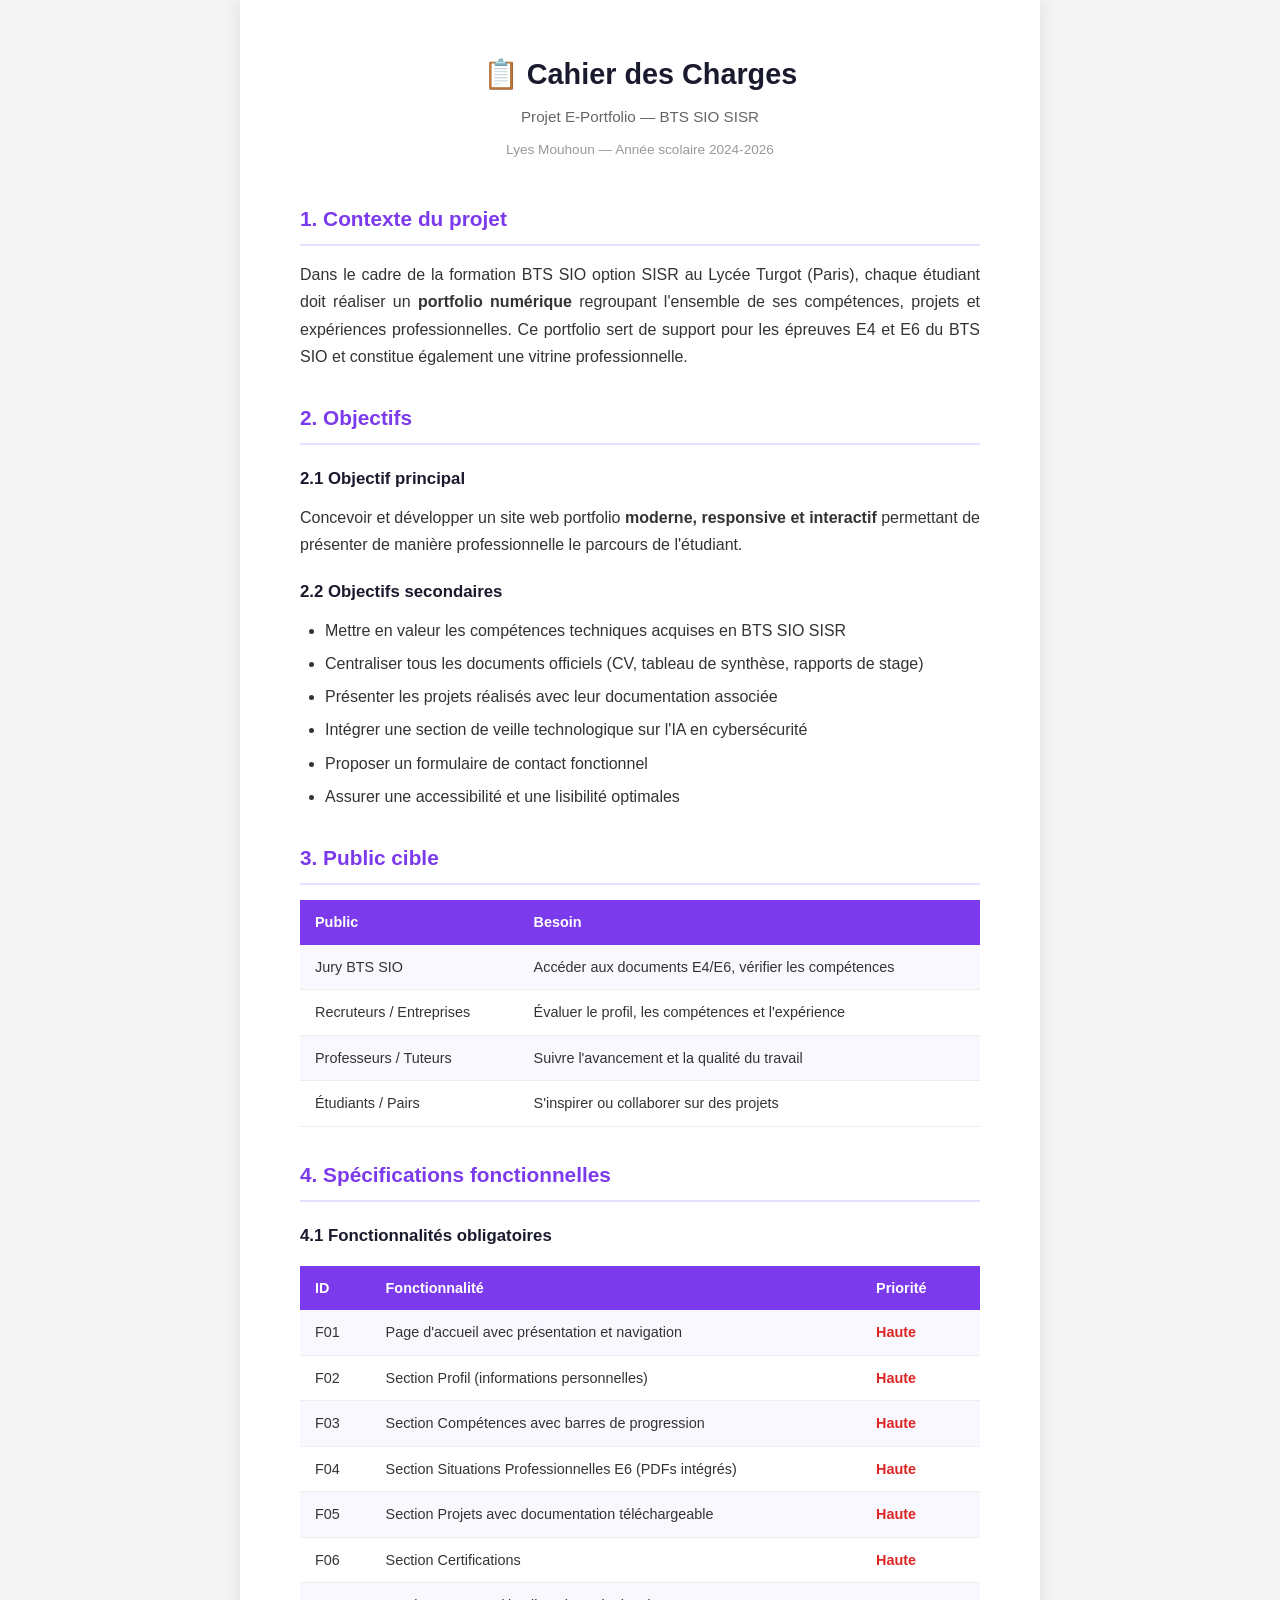
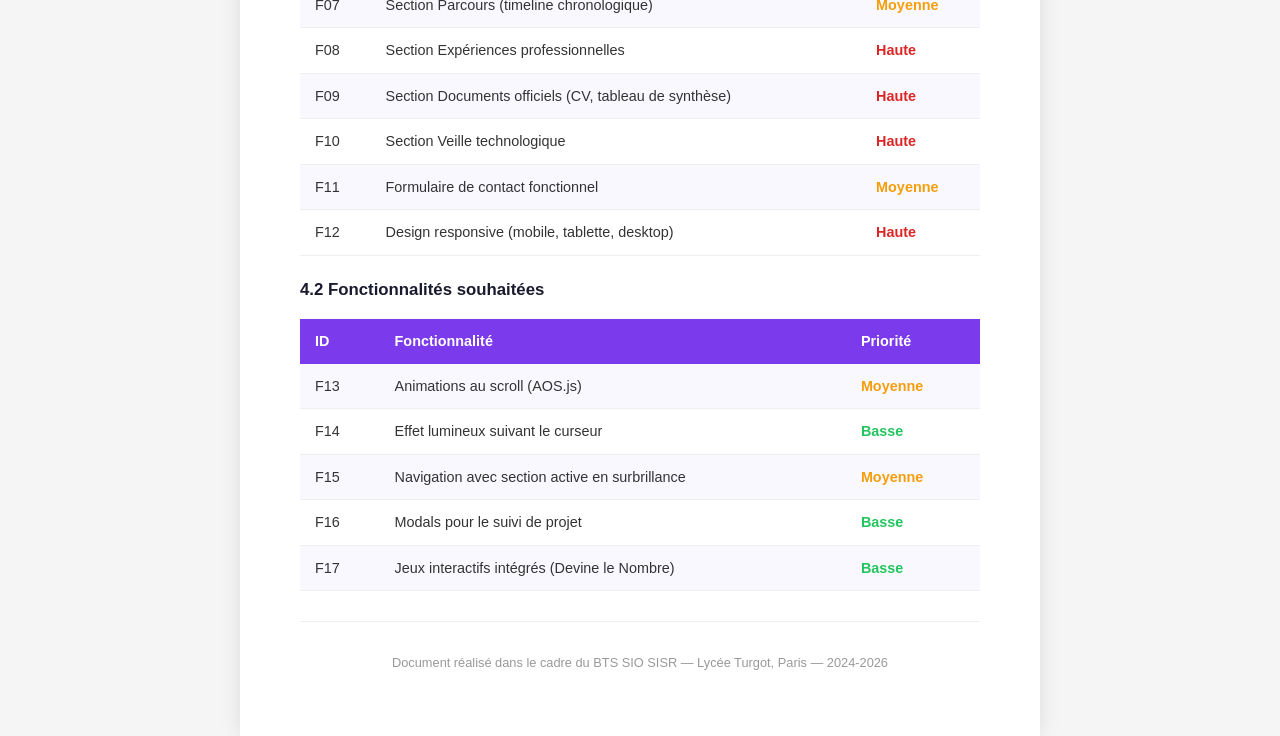
<file: pdf/projets/cahier-des-charges-portfolio.html>
<!DOCTYPE html>
<html lang="fr">

<head>
    <meta charset="UTF-8">
    <meta name="viewport" content="width=device-width, initial-scale=1.0">
    <title>Cahier des Charges — Portfolio BTS SIO</title>
    <style>
        * {
            margin: 0;
            padding: 0;
            box-sizing: border-box;
        }

        body {
            font-family: 'Segoe UI', Tahoma, sans-serif;
            background: #f5f5f5;
            color: #333;
            line-height: 1.7;
        }

        .container {
            max-width: 800px;
            margin: 0 auto;
            background: #fff;
            padding: 50px 60px;
            min-height: 100vh;
            box-shadow: 0 0 20px rgba(0, 0, 0, 0.1);
        }

        h1 {
            color: #1a1a2e;
            font-size: 1.8rem;
            text-align: center;
            margin-bottom: 5px;
        }

        .subtitle {
            text-align: center;
            color: #666;
            font-size: 0.95rem;
            margin-bottom: 8px;
        }

        .date {
            text-align: center;
            color: #999;
            font-size: 0.85rem;
            margin-bottom: 40px;
        }

        h2 {
            color: #7c3aed;
            font-size: 1.3rem;
            margin: 30px 0 15px;
            padding-bottom: 8px;
            border-bottom: 2px solid #e8e0ff;
        }

        h3 {
            color: #1a1a2e;
            font-size: 1.05rem;
            margin: 20px 0 10px;
        }

        p {
            margin-bottom: 12px;
            text-align: justify;
        }

        ul,
        ol {
            margin: 10px 0 15px 25px;
        }

        li {
            margin-bottom: 6px;
        }

        table {
            width: 100%;
            border-collapse: collapse;
            margin: 15px 0;
            font-size: 0.9rem;
        }

        th {
            background: #7c3aed;
            color: #fff;
            padding: 10px 15px;
            text-align: left;
        }

        td {
            padding: 10px 15px;
            border-bottom: 1px solid #eee;
        }

        tr:nth-child(even) {
            background: #faf8ff;
        }

        .info-box {
            background: #f0ebff;
            border-left: 4px solid #7c3aed;
            padding: 15px 20px;
            margin: 15px 0;
            border-radius: 0 8px 8px 0;
        }

        .priority-high {
            color: #dc2626;
            font-weight: 600;
        }

        .priority-mid {
            color: #f59e0b;
            font-weight: 600;
        }

        .priority-low {
            color: #22c55e;
            font-weight: 600;
        }

        hr {
            border: none;
            border-top: 1px solid #eee;
            margin: 30px 0;
        }

        @media print {
            .container {
                box-shadow: none;
                padding: 30px;
            }
        }
    </style>
</head>

<body>
    <div class="container">
        <h1>📋 Cahier des Charges</h1>
        <p class="subtitle">Projet E-Portfolio — BTS SIO SISR</p>
        <p class="date">Lyes Mouhoun — Année scolaire 2024-2026</p>

        <h2>1. Contexte du projet</h2>
        <p>Dans le cadre de la formation BTS SIO option SISR au Lycée Turgot (Paris), chaque étudiant doit réaliser un
            <strong>portfolio numérique</strong> regroupant l'ensemble de ses compétences, projets et expériences
            professionnelles. Ce portfolio sert de support pour les épreuves E4 et E6 du BTS SIO et constitue également
            une vitrine professionnelle.
        </p>

        <h2>2. Objectifs</h2>
        <h3>2.1 Objectif principal</h3>
        <p>Concevoir et développer un site web portfolio <strong>moderne, responsive et interactif</strong> permettant
            de présenter de manière professionnelle le parcours de l'étudiant.</p>

        <h3>2.2 Objectifs secondaires</h3>
        <ul>
            <li>Mettre en valeur les compétences techniques acquises en BTS SIO SISR</li>
            <li>Centraliser tous les documents officiels (CV, tableau de synthèse, rapports de stage)</li>
            <li>Présenter les projets réalisés avec leur documentation associée</li>
            <li>Intégrer une section de veille technologique sur l'IA en cybersécurité</li>
            <li>Proposer un formulaire de contact fonctionnel</li>
            <li>Assurer une accessibilité et une lisibilité optimales</li>
        </ul>

        <h2>3. Public cible</h2>
        <table>
            <tr>
                <th>Public</th>
                <th>Besoin</th>
            </tr>
            <tr>
                <td>Jury BTS SIO</td>
                <td>Accéder aux documents E4/E6, vérifier les compétences</td>
            </tr>
            <tr>
                <td>Recruteurs / Entreprises</td>
                <td>Évaluer le profil, les compétences et l'expérience</td>
            </tr>
            <tr>
                <td>Professeurs / Tuteurs</td>
                <td>Suivre l'avancement et la qualité du travail</td>
            </tr>
            <tr>
                <td>Étudiants / Pairs</td>
                <td>S'inspirer ou collaborer sur des projets</td>
            </tr>
        </table>

        <h2>4. Spécifications fonctionnelles</h2>

        <h3>4.1 Fonctionnalités obligatoires</h3>
        <table>
            <tr>
                <th>ID</th>
                <th>Fonctionnalité</th>
                <th>Priorité</th>
            </tr>
            <tr>
                <td>F01</td>
                <td>Page d'accueil avec présentation et navigation</td>
                <td class="priority-high">Haute</td>
            </tr>
            <tr>
                <td>F02</td>
                <td>Section Profil (informations personnelles)</td>
                <td class="priority-high">Haute</td>
            </tr>
            <tr>
                <td>F03</td>
                <td>Section Compétences avec barres de progression</td>
                <td class="priority-high">Haute</td>
            </tr>
            <tr>
                <td>F04</td>
                <td>Section Situations Professionnelles E6 (PDFs intégrés)</td>
                <td class="priority-high">Haute</td>
            </tr>
            <tr>
                <td>F05</td>
                <td>Section Projets avec documentation téléchargeable</td>
                <td class="priority-high">Haute</td>
            </tr>
            <tr>
                <td>F06</td>
                <td>Section Certifications</td>
                <td class="priority-high">Haute</td>
            </tr>
            <tr>
                <td>F07</td>
                <td>Section Parcours (timeline chronologique)</td>
                <td class="priority-mid">Moyenne</td>
            </tr>
            <tr>
                <td>F08</td>
                <td>Section Expériences professionnelles</td>
                <td class="priority-high">Haute</td>
            </tr>
            <tr>
                <td>F09</td>
                <td>Section Documents officiels (CV, tableau de synthèse)</td>
                <td class="priority-high">Haute</td>
            </tr>
            <tr>
                <td>F10</td>
                <td>Section Veille technologique</td>
                <td class="priority-high">Haute</td>
            </tr>
            <tr>
                <td>F11</td>
                <td>Formulaire de contact fonctionnel</td>
                <td class="priority-mid">Moyenne</td>
            </tr>
            <tr>
                <td>F12</td>
                <td>Design responsive (mobile, tablette, desktop)</td>
                <td class="priority-high">Haute</td>
            </tr>
        </table>

        <h3>4.2 Fonctionnalités souhaitées</h3>
        <table>
            <tr>
                <th>ID</th>
                <th>Fonctionnalité</th>
                <th>Priorité</th>
            </tr>
            <tr>
                <td>F13</td>
                <td>Animations au scroll (AOS.js)</td>
                <td class="priority-mid">Moyenne</td>
            </tr>
            <tr>
                <td>F14</td>
                <td>Effet lumineux suivant le curseur</td>
                <td class="priority-low">Basse</td>
            </tr>
            <tr>
                <td>F15</td>
                <td>Navigation avec section active en surbrillance</td>
                <td class="priority-mid">Moyenne</td>
            </tr>
            <tr>
                <td>F16</td>
                <td>Modals pour le suivi de projet</td>
                <td class="priority-low">Basse</td>
            </tr>
            <tr>
                <td>F17</td>
                <td>Jeux interactifs intégrés (Devine le Nombre)</td>
                <td class="priority-low">Basse</td>
            </tr>
        </table>

        <hr>
        <p style="text-align:center; color:#999; font-size:0.8rem;">Document réalisé dans le cadre du BTS SIO SISR —
            Lycée Turgot, Paris — 2024-2026</p>
    </div>
</body>

</html>
</file>
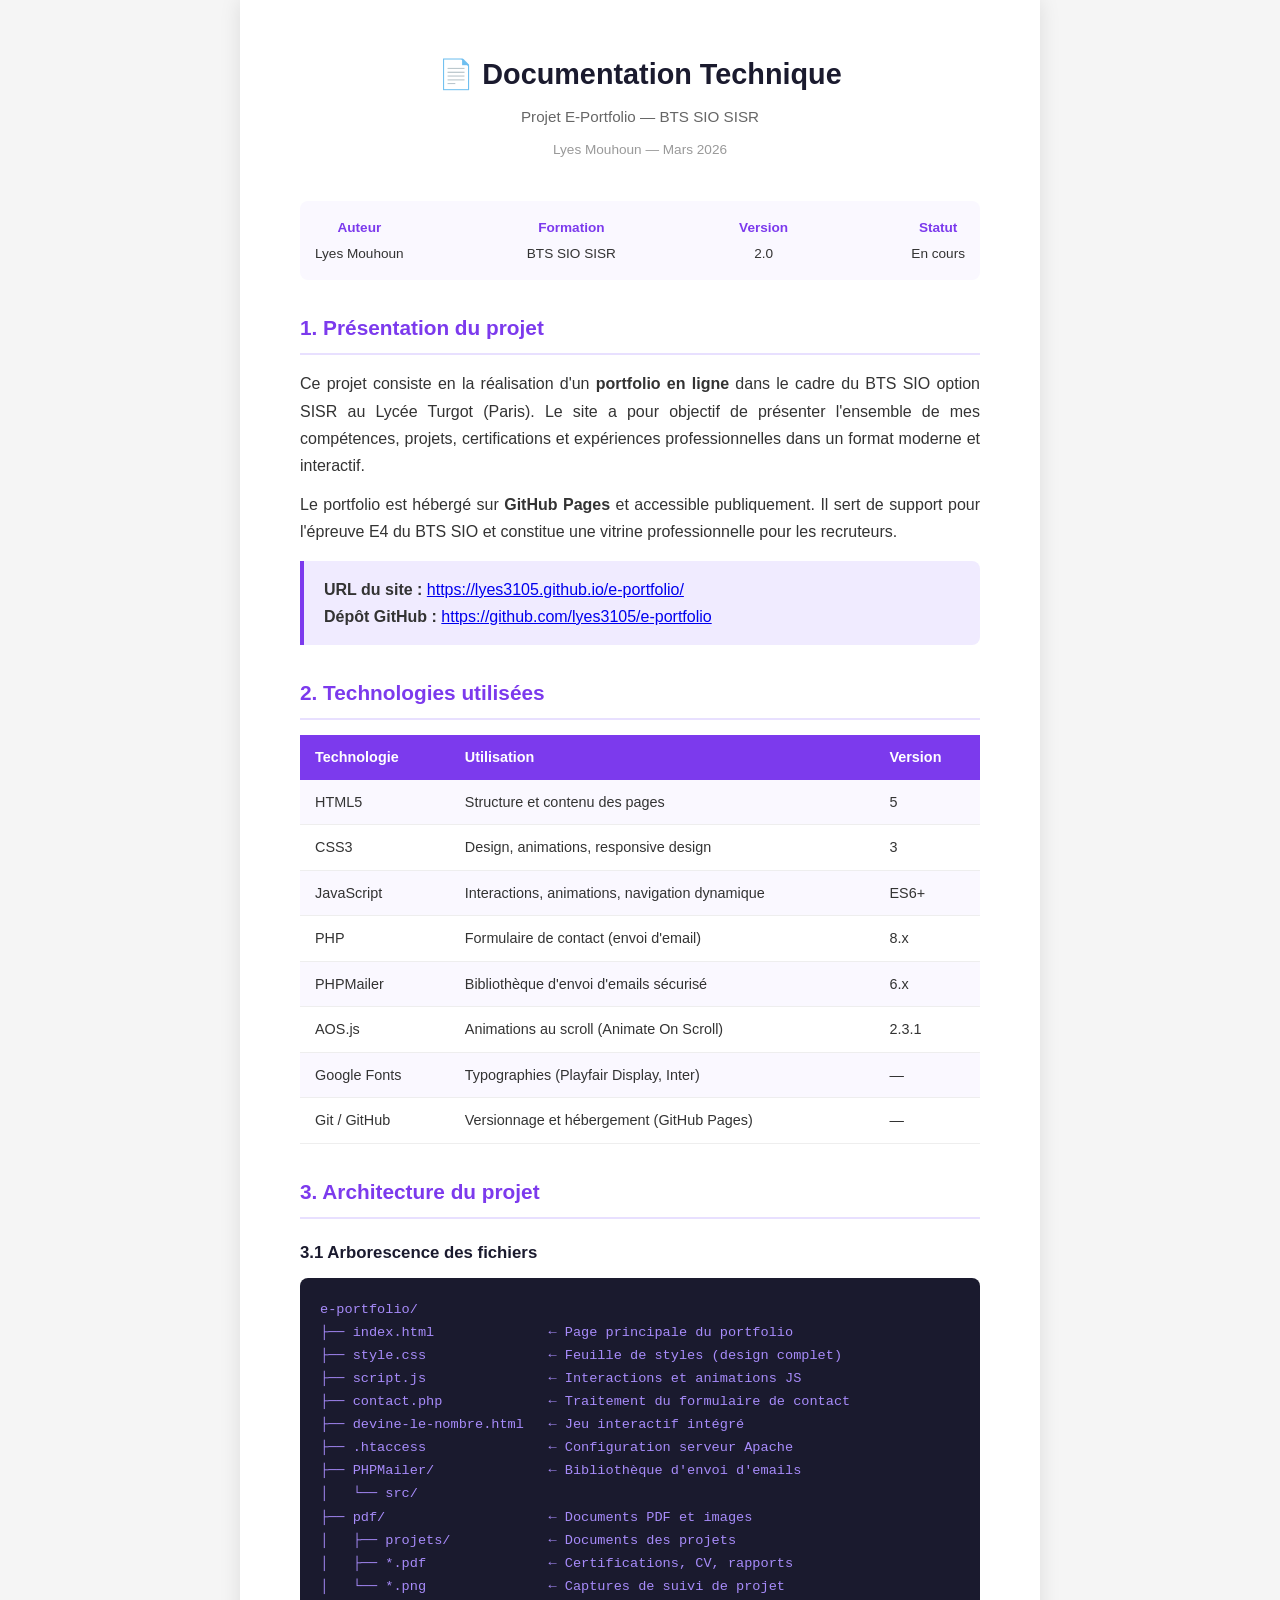
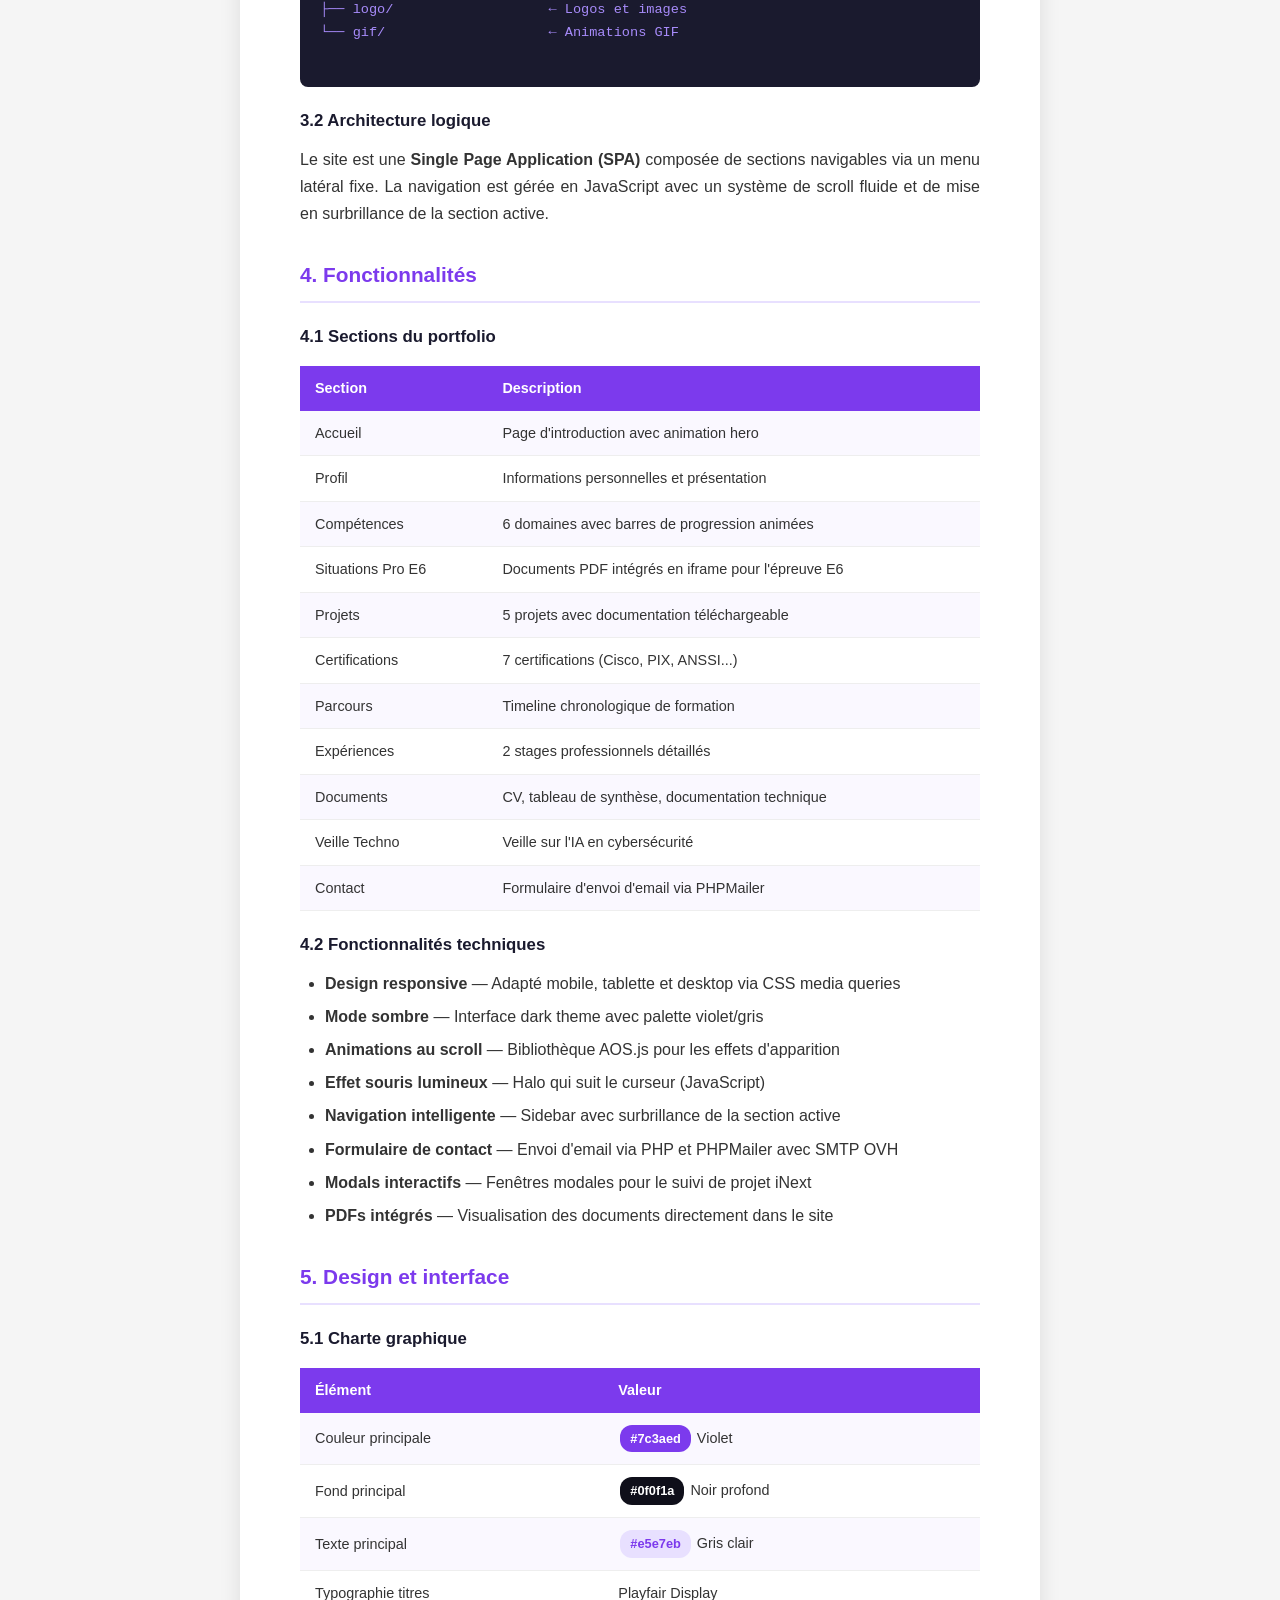
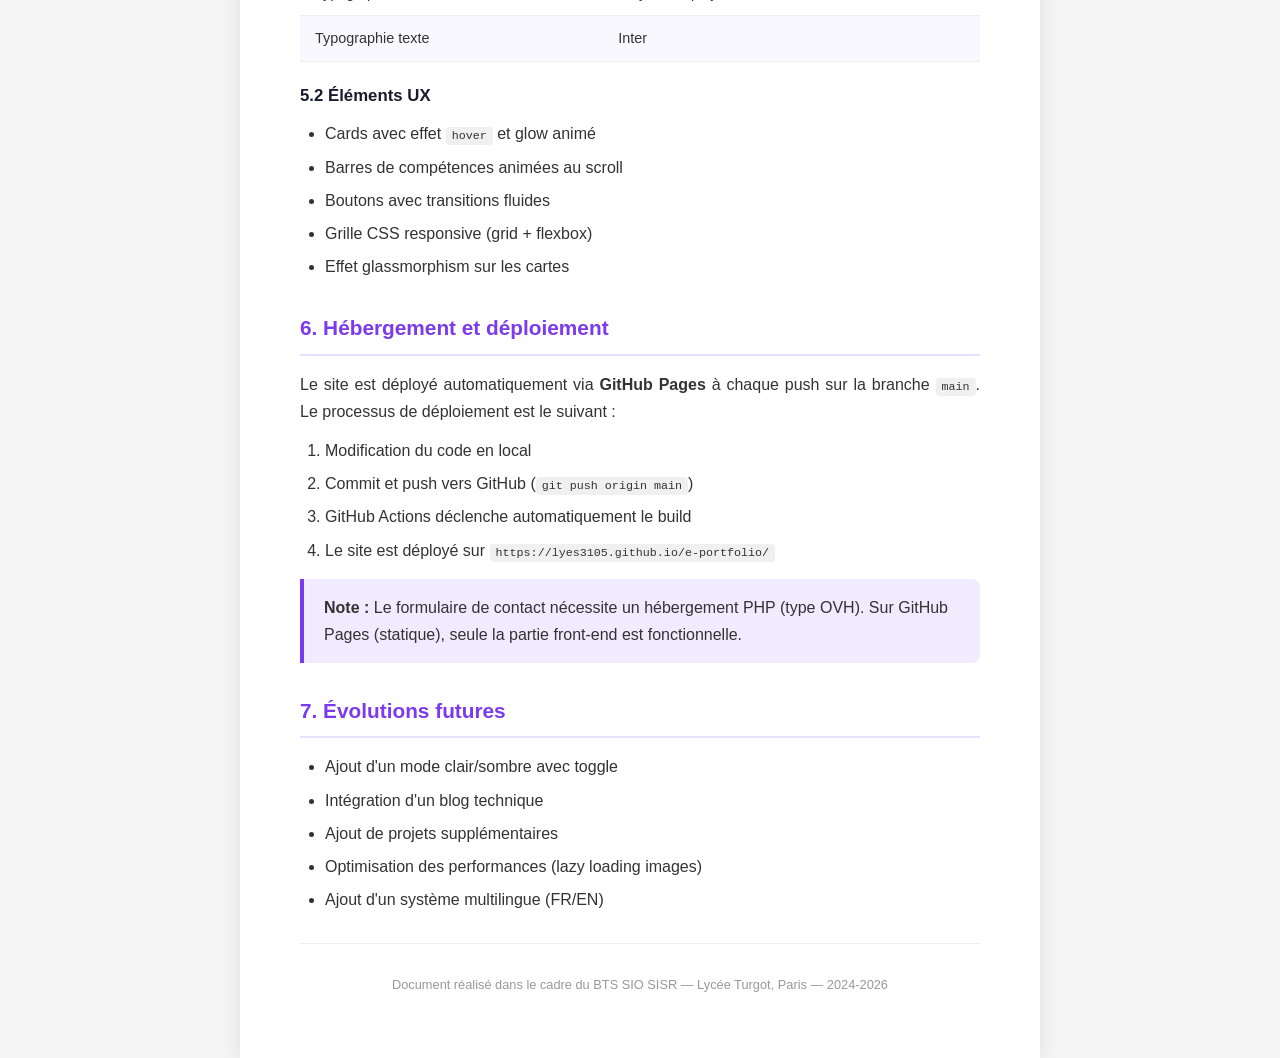
<file: pdf/projets/documentation-portfolio.html>
<!DOCTYPE html>
<html lang="fr">

<head>
    <meta charset="UTF-8">
    <meta name="viewport" content="width=device-width, initial-scale=1.0">
    <title>Documentation Technique — Portfolio BTS SIO</title>
    <style>
        * {
            margin: 0;
            padding: 0;
            box-sizing: border-box;
        }

        body {
            font-family: 'Segoe UI', Tahoma, sans-serif;
            background: #f5f5f5;
            color: #333;
            line-height: 1.7;
        }

        .container {
            max-width: 800px;
            margin: 0 auto;
            background: #fff;
            padding: 50px 60px;
            min-height: 100vh;
            box-shadow: 0 0 20px rgba(0, 0, 0, 0.1);
        }

        h1 {
            color: #1a1a2e;
            font-size: 1.8rem;
            text-align: center;
            margin-bottom: 5px;
        }

        .subtitle {
            text-align: center;
            color: #666;
            font-size: 0.95rem;
            margin-bottom: 8px;
        }

        .date {
            text-align: center;
            color: #999;
            font-size: 0.85rem;
            margin-bottom: 40px;
        }

        h2 {
            color: #7c3aed;
            font-size: 1.3rem;
            margin: 30px 0 15px;
            padding-bottom: 8px;
            border-bottom: 2px solid #e8e0ff;
        }

        h3 {
            color: #1a1a2e;
            font-size: 1.05rem;
            margin: 20px 0 10px;
        }

        p {
            margin-bottom: 12px;
            text-align: justify;
        }

        ul,
        ol {
            margin: 10px 0 15px 25px;
        }

        li {
            margin-bottom: 6px;
        }

        table {
            width: 100%;
            border-collapse: collapse;
            margin: 15px 0;
            font-size: 0.9rem;
        }

        th {
            background: #7c3aed;
            color: #fff;
            padding: 10px 15px;
            text-align: left;
        }

        td {
            padding: 10px 15px;
            border-bottom: 1px solid #eee;
        }

        tr:nth-child(even) {
            background: #faf8ff;
        }

        .badge {
            display: inline-block;
            background: #e8e0ff;
            color: #7c3aed;
            padding: 3px 10px;
            border-radius: 12px;
            font-size: 0.8rem;
            font-weight: 600;
            margin: 2px;
        }

        code {
            background: #f0f0f0;
            padding: 2px 6px;
            border-radius: 4px;
            font-size: 0.9em;
        }

        .info-box {
            background: #f0ebff;
            border-left: 4px solid #7c3aed;
            padding: 15px 20px;
            margin: 15px 0;
            border-radius: 0 8px 8px 0;
        }

        .header-meta {
            display: flex;
            justify-content: space-between;
            margin-bottom: 30px;
            padding: 15px;
            background: #faf8ff;
            border-radius: 8px;
            font-size: 0.85rem;
        }

        .header-meta div {
            text-align: center;
        }

        .header-meta strong {
            display: block;
            color: #7c3aed;
            margin-bottom: 3px;
        }

        hr {
            border: none;
            border-top: 1px solid #eee;
            margin: 30px 0;
        }

        @media print {
            .container {
                box-shadow: none;
                padding: 30px;
            }
        }
    </style>
</head>

<body>
    <div class="container">
        <h1>📄 Documentation Technique</h1>
        <p class="subtitle">Projet E-Portfolio — BTS SIO SISR</p>
        <p class="date">Lyes Mouhoun — Mars 2026</p>

        <div class="header-meta">
            <div><strong>Auteur</strong>Lyes Mouhoun</div>
            <div><strong>Formation</strong>BTS SIO SISR</div>
            <div><strong>Version</strong>2.0</div>
            <div><strong>Statut</strong>En cours</div>
        </div>

        <h2>1. Présentation du projet</h2>
        <p>Ce projet consiste en la réalisation d'un <strong>portfolio en ligne</strong> dans le cadre du BTS SIO option
            SISR au Lycée Turgot (Paris). Le site a pour objectif de présenter l'ensemble de mes compétences, projets,
            certifications et expériences professionnelles dans un format moderne et interactif.</p>
        <p>Le portfolio est hébergé sur <strong>GitHub Pages</strong> et accessible publiquement. Il sert de support
            pour l'épreuve E4 du BTS SIO et constitue une vitrine professionnelle pour les recruteurs.</p>

        <div class="info-box">
            <strong>URL du site :</strong> <a
                href="https://lyes3105.github.io/e-portfolio/">https://lyes3105.github.io/e-portfolio/</a><br>
            <strong>Dépôt GitHub :</strong> <a
                href="https://github.com/lyes3105/e-portfolio">https://github.com/lyes3105/e-portfolio</a>
        </div>

        <h2>2. Technologies utilisées</h2>
        <table>
            <tr>
                <th>Technologie</th>
                <th>Utilisation</th>
                <th>Version</th>
            </tr>
            <tr>
                <td>HTML5</td>
                <td>Structure et contenu des pages</td>
                <td>5</td>
            </tr>
            <tr>
                <td>CSS3</td>
                <td>Design, animations, responsive design</td>
                <td>3</td>
            </tr>
            <tr>
                <td>JavaScript</td>
                <td>Interactions, animations, navigation dynamique</td>
                <td>ES6+</td>
            </tr>
            <tr>
                <td>PHP</td>
                <td>Formulaire de contact (envoi d'email)</td>
                <td>8.x</td>
            </tr>
            <tr>
                <td>PHPMailer</td>
                <td>Bibliothèque d'envoi d'emails sécurisé</td>
                <td>6.x</td>
            </tr>
            <tr>
                <td>AOS.js</td>
                <td>Animations au scroll (Animate On Scroll)</td>
                <td>2.3.1</td>
            </tr>
            <tr>
                <td>Google Fonts</td>
                <td>Typographies (Playfair Display, Inter)</td>
                <td>—</td>
            </tr>
            <tr>
                <td>Git / GitHub</td>
                <td>Versionnage et hébergement (GitHub Pages)</td>
                <td>—</td>
            </tr>
        </table>

        <h2>3. Architecture du projet</h2>
        <h3>3.1 Arborescence des fichiers</h3>
        <pre style="background:#1a1a2e;color:#a78bfa;padding:20px;border-radius:8px;font-size:0.85rem;overflow-x:auto;">
e-portfolio/
├── index.html              ← Page principale du portfolio
├── style.css               ← Feuille de styles (design complet)
├── script.js               ← Interactions et animations JS
├── contact.php             ← Traitement du formulaire de contact
├── devine-le-nombre.html   ← Jeu interactif intégré
├── .htaccess               ← Configuration serveur Apache
├── PHPMailer/              ← Bibliothèque d'envoi d'emails
│   └── src/
├── pdf/                    ← Documents PDF et images
│   ├── projets/            ← Documents des projets
│   ├── *.pdf               ← Certifications, CV, rapports
│   └── *.png               ← Captures de suivi de projet
├── logo/                   ← Logos et images
└── gif/                    ← Animations GIF
    </pre>

        <h3>3.2 Architecture logique</h3>
        <p>Le site est une <strong>Single Page Application (SPA)</strong> composée de sections navigables via un menu
            latéral fixe. La navigation est gérée en JavaScript avec un système de scroll fluide et de mise en
            surbrillance de la section active.</p>

        <h2>4. Fonctionnalités</h2>

        <h3>4.1 Sections du portfolio</h3>
        <table>
            <tr>
                <th>Section</th>
                <th>Description</th>
            </tr>
            <tr>
                <td>Accueil</td>
                <td>Page d'introduction avec animation hero</td>
            </tr>
            <tr>
                <td>Profil</td>
                <td>Informations personnelles et présentation</td>
            </tr>
            <tr>
                <td>Compétences</td>
                <td>6 domaines avec barres de progression animées</td>
            </tr>
            <tr>
                <td>Situations Pro E6</td>
                <td>Documents PDF intégrés en iframe pour l'épreuve E6</td>
            </tr>
            <tr>
                <td>Projets</td>
                <td>5 projets avec documentation téléchargeable</td>
            </tr>
            <tr>
                <td>Certifications</td>
                <td>7 certifications (Cisco, PIX, ANSSI...)</td>
            </tr>
            <tr>
                <td>Parcours</td>
                <td>Timeline chronologique de formation</td>
            </tr>
            <tr>
                <td>Expériences</td>
                <td>2 stages professionnels détaillés</td>
            </tr>
            <tr>
                <td>Documents</td>
                <td>CV, tableau de synthèse, documentation technique</td>
            </tr>
            <tr>
                <td>Veille Techno</td>
                <td>Veille sur l'IA en cybersécurité</td>
            </tr>
            <tr>
                <td>Contact</td>
                <td>Formulaire d'envoi d'email via PHPMailer</td>
            </tr>
        </table>

        <h3>4.2 Fonctionnalités techniques</h3>
        <ul>
            <li><strong>Design responsive</strong> — Adapté mobile, tablette et desktop via CSS media queries</li>
            <li><strong>Mode sombre</strong> — Interface dark theme avec palette violet/gris</li>
            <li><strong>Animations au scroll</strong> — Bibliothèque AOS.js pour les effets d'apparition</li>
            <li><strong>Effet souris lumineux</strong> — Halo qui suit le curseur (JavaScript)</li>
            <li><strong>Navigation intelligente</strong> — Sidebar avec surbrillance de la section active</li>
            <li><strong>Formulaire de contact</strong> — Envoi d'email via PHP et PHPMailer avec SMTP OVH</li>
            <li><strong>Modals interactifs</strong> — Fenêtres modales pour le suivi de projet iNext</li>
            <li><strong>PDFs intégrés</strong> — Visualisation des documents directement dans le site</li>
        </ul>

        <h2>5. Design et interface</h2>
        <h3>5.1 Charte graphique</h3>
        <table>
            <tr>
                <th>Élément</th>
                <th>Valeur</th>
            </tr>
            <tr>
                <td>Couleur principale</td>
                <td><span class="badge" style="background:#7c3aed;color:#fff;">#7c3aed</span> Violet</td>
            </tr>
            <tr>
                <td>Fond principal</td>
                <td><span class="badge" style="background:#0f0f1a;color:#fff;">#0f0f1a</span> Noir profond</td>
            </tr>
            <tr>
                <td>Texte principal</td>
                <td><span class="badge">#e5e7eb</span> Gris clair</td>
            </tr>
            <tr>
                <td>Typographie titres</td>
                <td>Playfair Display</td>
            </tr>
            <tr>
                <td>Typographie texte</td>
                <td>Inter</td>
            </tr>
        </table>

        <h3>5.2 Éléments UX</h3>
        <ul>
            <li>Cards avec effet <code>hover</code> et glow animé</li>
            <li>Barres de compétences animées au scroll</li>
            <li>Boutons avec transitions fluides</li>
            <li>Grille CSS responsive (grid + flexbox)</li>
            <li>Effet glassmorphism sur les cartes</li>
        </ul>

        <h2>6. Hébergement et déploiement</h2>
        <p>Le site est déployé automatiquement via <strong>GitHub Pages</strong> à chaque push sur la branche
            <code>main</code>. Le processus de déploiement est le suivant :</p>
        <ol>
            <li>Modification du code en local</li>
            <li>Commit et push vers GitHub (<code>git push origin main</code>)</li>
            <li>GitHub Actions déclenche automatiquement le build</li>
            <li>Le site est déployé sur <code>https://lyes3105.github.io/e-portfolio/</code></li>
        </ol>

        <div class="info-box">
            <strong>Note :</strong> Le formulaire de contact nécessite un hébergement PHP (type OVH). Sur GitHub Pages
            (statique), seule la partie front-end est fonctionnelle.
        </div>

        <h2>7. Évolutions futures</h2>
        <ul>
            <li>Ajout d'un mode clair/sombre avec toggle</li>
            <li>Intégration d'un blog technique</li>
            <li>Ajout de projets supplémentaires</li>
            <li>Optimisation des performances (lazy loading images)</li>
            <li>Ajout d'un système multilingue (FR/EN)</li>
        </ul>

        <hr>
        <p style="text-align:center; color:#999; font-size:0.8rem; margin-top:20px;">Document réalisé dans le cadre du
            BTS SIO SISR — Lycée Turgot, Paris — 2024-2026</p>
    </div>
</body>

</html>
</file>
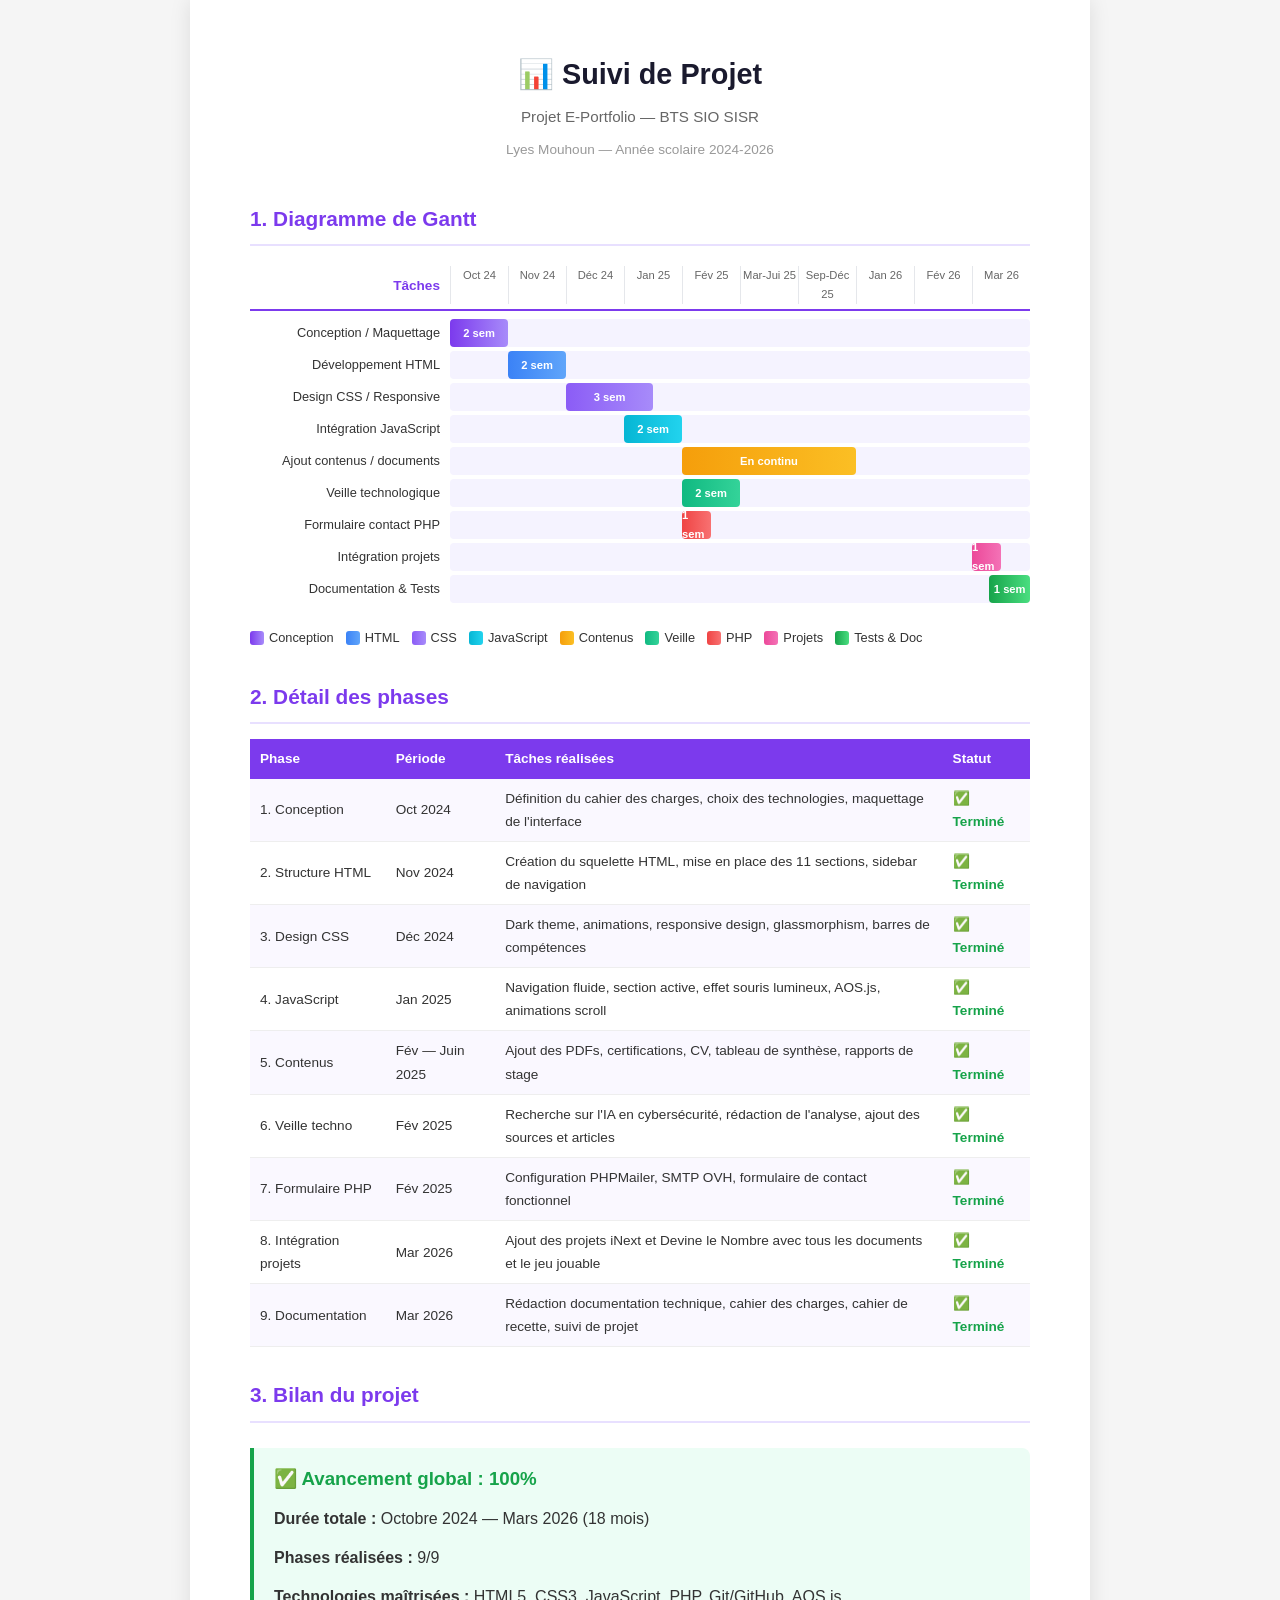
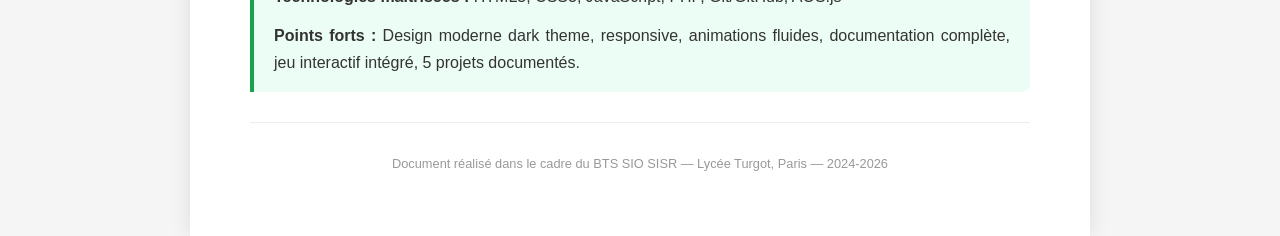
<file: pdf/projets/suivi-projet-portfolio.html>
<!DOCTYPE html>
<html lang="fr">

<head>
    <meta charset="UTF-8">
    <meta name="viewport" content="width=device-width, initial-scale=1.0">
    <title>Suivi de Projet — Portfolio BTS SIO</title>
    <style>
        * {
            margin: 0;
            padding: 0;
            box-sizing: border-box;
        }

        body {
            font-family: 'Segoe UI', Tahoma, sans-serif;
            background: #f5f5f5;
            color: #333;
            line-height: 1.7;
        }

        .container {
            max-width: 900px;
            margin: 0 auto;
            background: #fff;
            padding: 50px 60px;
            min-height: 100vh;
            box-shadow: 0 0 20px rgba(0, 0, 0, 0.1);
        }

        h1 {
            color: #1a1a2e;
            font-size: 1.8rem;
            text-align: center;
            margin-bottom: 5px;
        }

        .subtitle {
            text-align: center;
            color: #666;
            font-size: 0.95rem;
            margin-bottom: 8px;
        }

        .date {
            text-align: center;
            color: #999;
            font-size: 0.85rem;
            margin-bottom: 40px;
        }

        h2 {
            color: #7c3aed;
            font-size: 1.3rem;
            margin: 30px 0 15px;
            padding-bottom: 8px;
            border-bottom: 2px solid #e8e0ff;
        }

        p {
            margin-bottom: 12px;
            text-align: justify;
        }

        table {
            width: 100%;
            border-collapse: collapse;
            margin: 15px 0;
            font-size: 0.85rem;
        }

        th {
            background: #7c3aed;
            color: #fff;
            padding: 8px 10px;
            text-align: left;
        }

        td {
            padding: 8px 10px;
            border-bottom: 1px solid #eee;
        }

        tr:nth-child(even) {
            background: #faf8ff;
        }

        .done {
            color: #16a34a;
            font-weight: 700;
        }

        .in-progress {
            color: #f59e0b;
            font-weight: 700;
        }

        .gantt {
            margin: 20px 0;
            overflow-x: auto;
        }

        .gantt-row {
            display: flex;
            align-items: center;
            margin-bottom: 4px;
        }

        .gantt-label {
            width: 200px;
            min-width: 200px;
            font-size: 0.8rem;
            padding-right: 10px;
            text-align: right;
        }

        .gantt-bar-container {
            flex: 1;
            height: 28px;
            position: relative;
            background: #f5f3ff;
            border-radius: 4px;
        }

        .gantt-bar {
            position: absolute;
            height: 100%;
            border-radius: 4px;
            display: flex;
            align-items: center;
            justify-content: center;
            font-size: 0.7rem;
            color: #fff;
            font-weight: 600;
        }

        .gantt-header {
            display: flex;
            align-items: center;
            margin-bottom: 8px;
            border-bottom: 2px solid #7c3aed;
            padding-bottom: 5px;
        }

        .gantt-header-label {
            width: 200px;
            min-width: 200px;
            font-weight: 700;
            color: #7c3aed;
            font-size: 0.85rem;
            text-align: right;
            padding-right: 10px;
        }

        .gantt-months {
            flex: 1;
            display: flex;
            font-size: 0.7rem;
            color: #666;
        }

        .gantt-month {
            flex: 1;
            text-align: center;
            border-left: 1px solid #e5e7eb;
        }

        .phase1 {
            background: linear-gradient(90deg, #7c3aed, #a78bfa);
        }

        .phase2 {
            background: linear-gradient(90deg, #3b82f6, #60a5fa);
        }

        .phase3 {
            background: linear-gradient(90deg, #8b5cf6, #a78bfa);
        }

        .phase4 {
            background: linear-gradient(90deg, #06b6d4, #22d3ee);
        }

        .phase5 {
            background: linear-gradient(90deg, #f59e0b, #fbbf24);
        }

        .phase6 {
            background: linear-gradient(90deg, #10b981, #34d399);
        }

        .phase7 {
            background: linear-gradient(90deg, #ef4444, #f87171);
        }

        .phase8 {
            background: linear-gradient(90deg, #ec4899, #f472b6);
        }

        .phase9 {
            background: linear-gradient(90deg, #16a34a, #4ade80);
        }

        .legend {
            display: flex;
            flex-wrap: wrap;
            gap: 12px;
            margin: 20px 0;
            font-size: 0.8rem;
        }

        .legend-item {
            display: flex;
            align-items: center;
            gap: 5px;
        }

        .legend-color {
            width: 14px;
            height: 14px;
            border-radius: 3px;
        }

        .info-box {
            background: #f0ebff;
            border-left: 4px solid #7c3aed;
            padding: 15px 20px;
            margin: 15px 0;
            border-radius: 0 8px 8px 0;
        }

        .summary-box {
            background: #ecfdf5;
            border-left: 4px solid #16a34a;
            padding: 15px 20px;
            margin: 25px 0;
            border-radius: 0 8px 8px 0;
        }

        hr {
            border: none;
            border-top: 1px solid #eee;
            margin: 30px 0;
        }

        @media print {
            .container {
                box-shadow: none;
                padding: 30px;
            }
        }
    </style>
</head>

<body>
    <div class="container">
        <h1>📊 Suivi de Projet</h1>
        <p class="subtitle">Projet E-Portfolio — BTS SIO SISR</p>
        <p class="date">Lyes Mouhoun — Année scolaire 2024-2026</p>

        <h2>1. Diagramme de Gantt</h2>

        <div class="gantt">
            <div class="gantt-header">
                <div class="gantt-header-label">Tâches</div>
                <div class="gantt-months">
                    <div class="gantt-month">Oct 24</div>
                    <div class="gantt-month">Nov 24</div>
                    <div class="gantt-month">Déc 24</div>
                    <div class="gantt-month">Jan 25</div>
                    <div class="gantt-month">Fév 25</div>
                    <div class="gantt-month">Mar-Jui 25</div>
                    <div class="gantt-month">Sep-Déc 25</div>
                    <div class="gantt-month">Jan 26</div>
                    <div class="gantt-month">Fév 26</div>
                    <div class="gantt-month">Mar 26</div>
                </div>
            </div>

            <!-- Conception -->
            <div class="gantt-row">
                <div class="gantt-label">Conception / Maquettage</div>
                <div class="gantt-bar-container">
                    <div class="gantt-bar phase1" style="left: 0%; width: 10%;">2 sem</div>
                </div>
            </div>

            <!-- HTML structure -->
            <div class="gantt-row">
                <div class="gantt-label">Développement HTML</div>
                <div class="gantt-bar-container">
                    <div class="gantt-bar phase2" style="left: 10%; width: 10%;">2 sem</div>
                </div>
            </div>

            <!-- CSS Design -->
            <div class="gantt-row">
                <div class="gantt-label">Design CSS / Responsive</div>
                <div class="gantt-bar-container">
                    <div class="gantt-bar phase3" style="left: 20%; width: 15%;">3 sem</div>
                </div>
            </div>

            <!-- JavaScript -->
            <div class="gantt-row">
                <div class="gantt-label">Intégration JavaScript</div>
                <div class="gantt-bar-container">
                    <div class="gantt-bar phase4" style="left: 30%; width: 10%;">2 sem</div>
                </div>
            </div>

            <!-- Contenus -->
            <div class="gantt-row">
                <div class="gantt-label">Ajout contenus / documents</div>
                <div class="gantt-bar-container">
                    <div class="gantt-bar phase5" style="left: 40%; width: 30%;">En continu</div>
                </div>
            </div>

            <!-- Veille -->
            <div class="gantt-row">
                <div class="gantt-label">Veille technologique</div>
                <div class="gantt-bar-container">
                    <div class="gantt-bar phase6" style="left: 40%; width: 10%;">2 sem</div>
                </div>
            </div>

            <!-- Contact PHP -->
            <div class="gantt-row">
                <div class="gantt-label">Formulaire contact PHP</div>
                <div class="gantt-bar-container">
                    <div class="gantt-bar phase7" style="left: 40%; width: 5%;">1 sem</div>
                </div>
            </div>

            <!-- Projets iNext + Devine -->
            <div class="gantt-row">
                <div class="gantt-label">Intégration projets</div>
                <div class="gantt-bar-container">
                    <div class="gantt-bar phase8" style="left: 90%; width: 5%;">1 sem</div>
                </div>
            </div>

            <!-- Documentation & Tests -->
            <div class="gantt-row">
                <div class="gantt-label">Documentation & Tests</div>
                <div class="gantt-bar-container">
                    <div class="gantt-bar phase9" style="left: 93%; width: 7%;">1 sem</div>
                </div>
            </div>
        </div>

        <div class="legend">
            <div class="legend-item">
                <div class="legend-color phase1"></div> Conception
            </div>
            <div class="legend-item">
                <div class="legend-color phase2"></div> HTML
            </div>
            <div class="legend-item">
                <div class="legend-color phase3"></div> CSS
            </div>
            <div class="legend-item">
                <div class="legend-color phase4"></div> JavaScript
            </div>
            <div class="legend-item">
                <div class="legend-color phase5"></div> Contenus
            </div>
            <div class="legend-item">
                <div class="legend-color phase6"></div> Veille
            </div>
            <div class="legend-item">
                <div class="legend-color phase7"></div> PHP
            </div>
            <div class="legend-item">
                <div class="legend-color phase8"></div> Projets
            </div>
            <div class="legend-item">
                <div class="legend-color phase9"></div> Tests & Doc
            </div>
        </div>

        <h2>2. Détail des phases</h2>
        <table>
            <tr>
                <th>Phase</th>
                <th>Période</th>
                <th>Tâches réalisées</th>
                <th>Statut</th>
            </tr>
            <tr>
                <td>1. Conception</td>
                <td>Oct 2024</td>
                <td>Définition du cahier des charges, choix des technologies, maquettage de l'interface</td>
                <td class="done">✅ Terminé</td>
            </tr>
            <tr>
                <td>2. Structure HTML</td>
                <td>Nov 2024</td>
                <td>Création du squelette HTML, mise en place des 11 sections, sidebar de navigation</td>
                <td class="done">✅ Terminé</td>
            </tr>
            <tr>
                <td>3. Design CSS</td>
                <td>Déc 2024</td>
                <td>Dark theme, animations, responsive design, glassmorphism, barres de compétences</td>
                <td class="done">✅ Terminé</td>
            </tr>
            <tr>
                <td>4. JavaScript</td>
                <td>Jan 2025</td>
                <td>Navigation fluide, section active, effet souris lumineux, AOS.js, animations scroll</td>
                <td class="done">✅ Terminé</td>
            </tr>
            <tr>
                <td>5. Contenus</td>
                <td>Fév — Juin 2025</td>
                <td>Ajout des PDFs, certifications, CV, tableau de synthèse, rapports de stage</td>
                <td class="done">✅ Terminé</td>
            </tr>
            <tr>
                <td>6. Veille techno</td>
                <td>Fév 2025</td>
                <td>Recherche sur l'IA en cybersécurité, rédaction de l'analyse, ajout des sources et articles</td>
                <td class="done">✅ Terminé</td>
            </tr>
            <tr>
                <td>7. Formulaire PHP</td>
                <td>Fév 2025</td>
                <td>Configuration PHPMailer, SMTP OVH, formulaire de contact fonctionnel</td>
                <td class="done">✅ Terminé</td>
            </tr>
            <tr>
                <td>8. Intégration projets</td>
                <td>Mar 2026</td>
                <td>Ajout des projets iNext et Devine le Nombre avec tous les documents et le jeu jouable</td>
                <td class="done">✅ Terminé</td>
            </tr>
            <tr>
                <td>9. Documentation</td>
                <td>Mar 2026</td>
                <td>Rédaction documentation technique, cahier des charges, cahier de recette, suivi de projet</td>
                <td class="done">✅ Terminé</td>
            </tr>
        </table>

        <h2>3. Bilan du projet</h2>

        <div class="summary-box">
            <h3 style="color:#16a34a; margin-bottom:10px;">✅ Avancement global : 100%</h3>
            <p><strong>Durée totale :</strong> Octobre 2024 — Mars 2026 (18 mois)</p>
            <p><strong>Phases réalisées :</strong> 9/9</p>
            <p><strong>Technologies maîtrisées :</strong> HTML5, CSS3, JavaScript, PHP, Git/GitHub, AOS.js</p>
            <p style="margin-bottom:0;"><strong>Points forts :</strong> Design moderne dark theme, responsive,
                animations fluides, documentation complète, jeu interactif intégré, 5 projets documentés.</p>
        </div>

        <hr>
        <p style="text-align:center; color:#999; font-size:0.8rem;">Document réalisé dans le cadre du BTS SIO SISR —
            Lycée Turgot, Paris — 2024-2026</p>
    </div>
</body>

</html>
</file>
